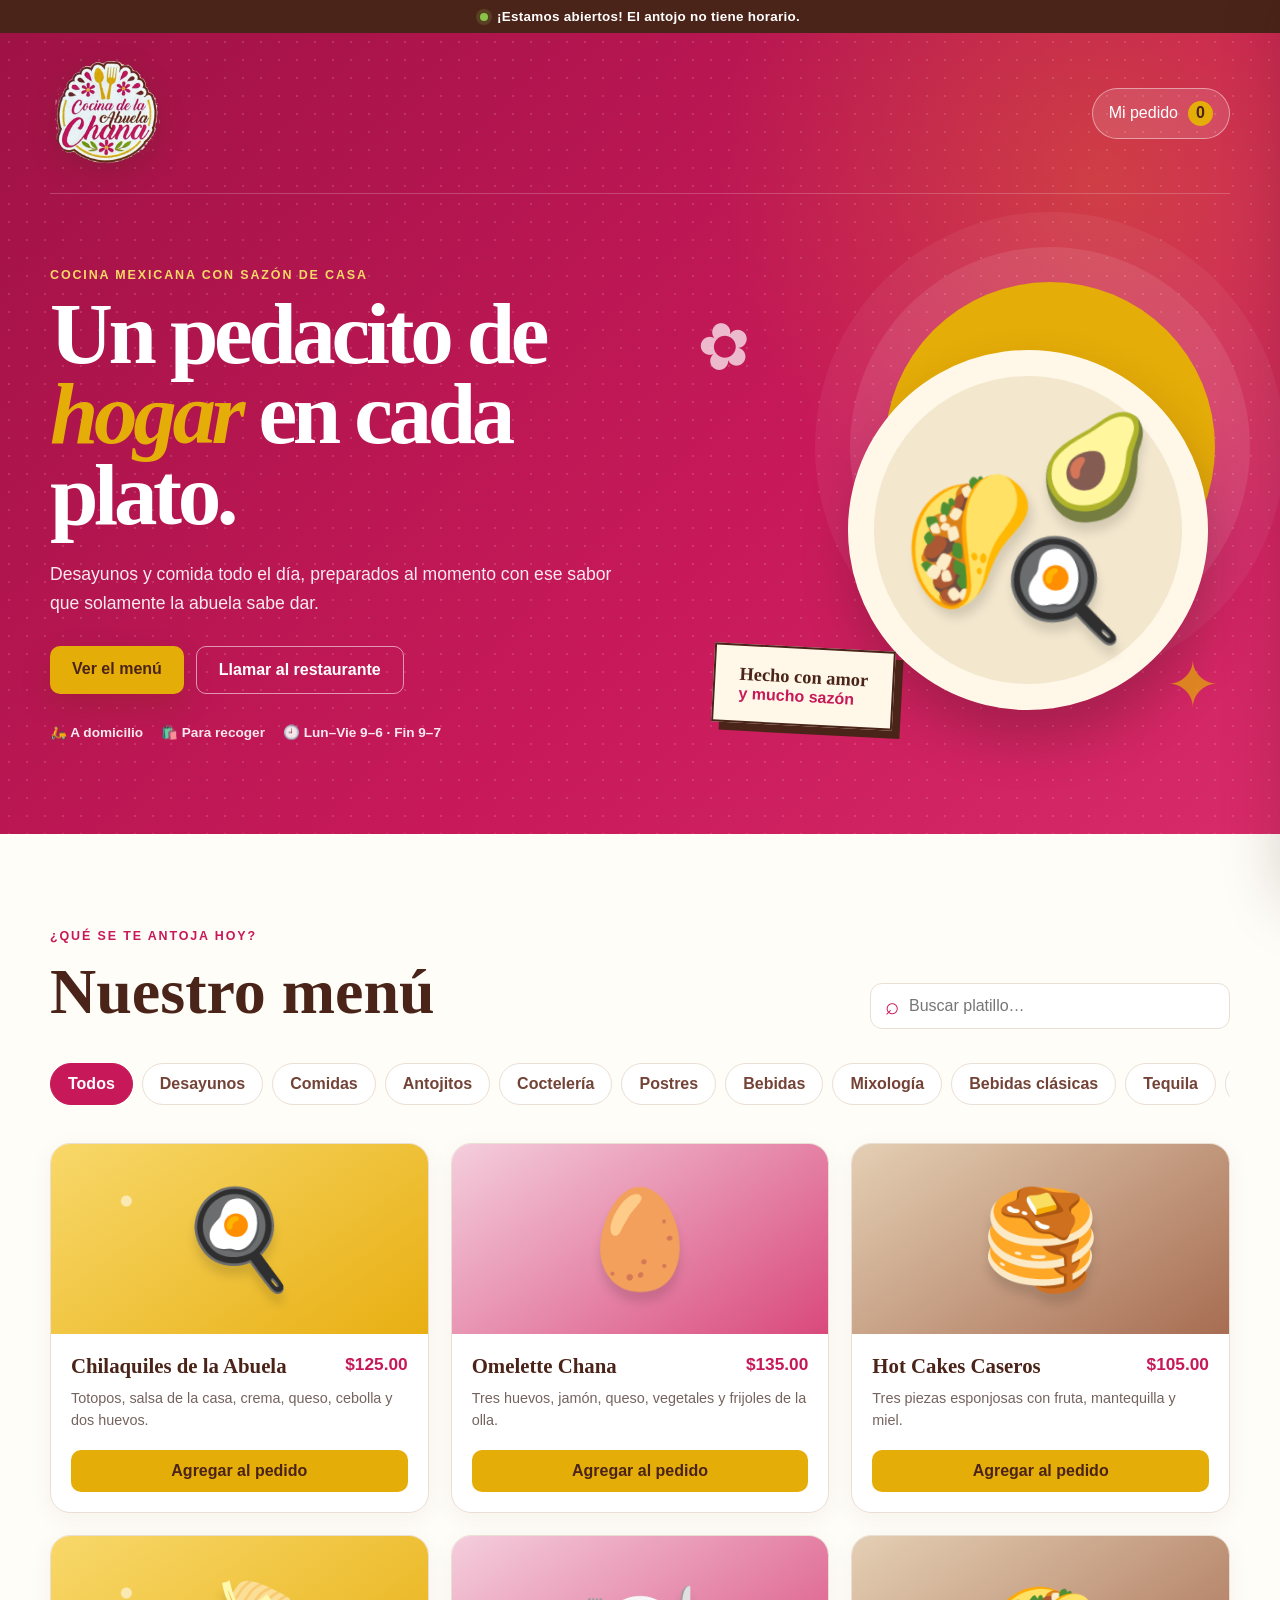
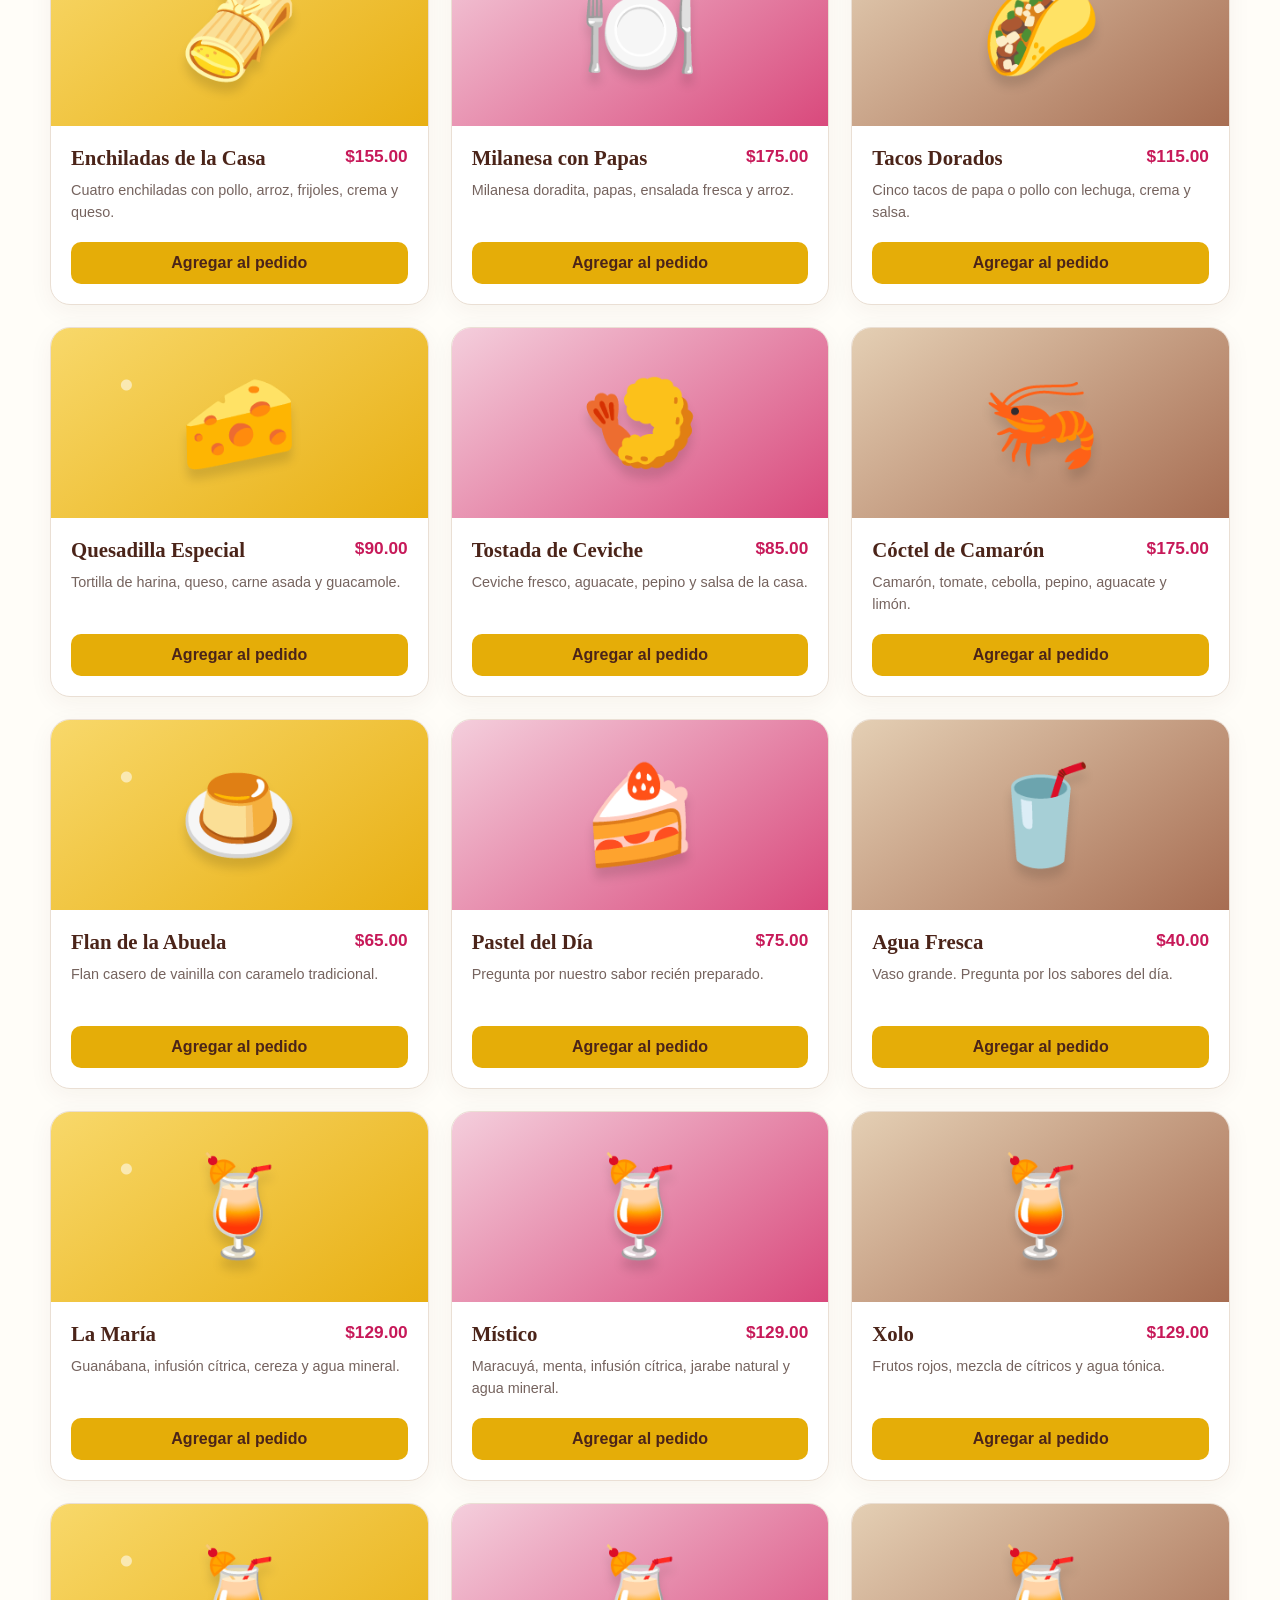
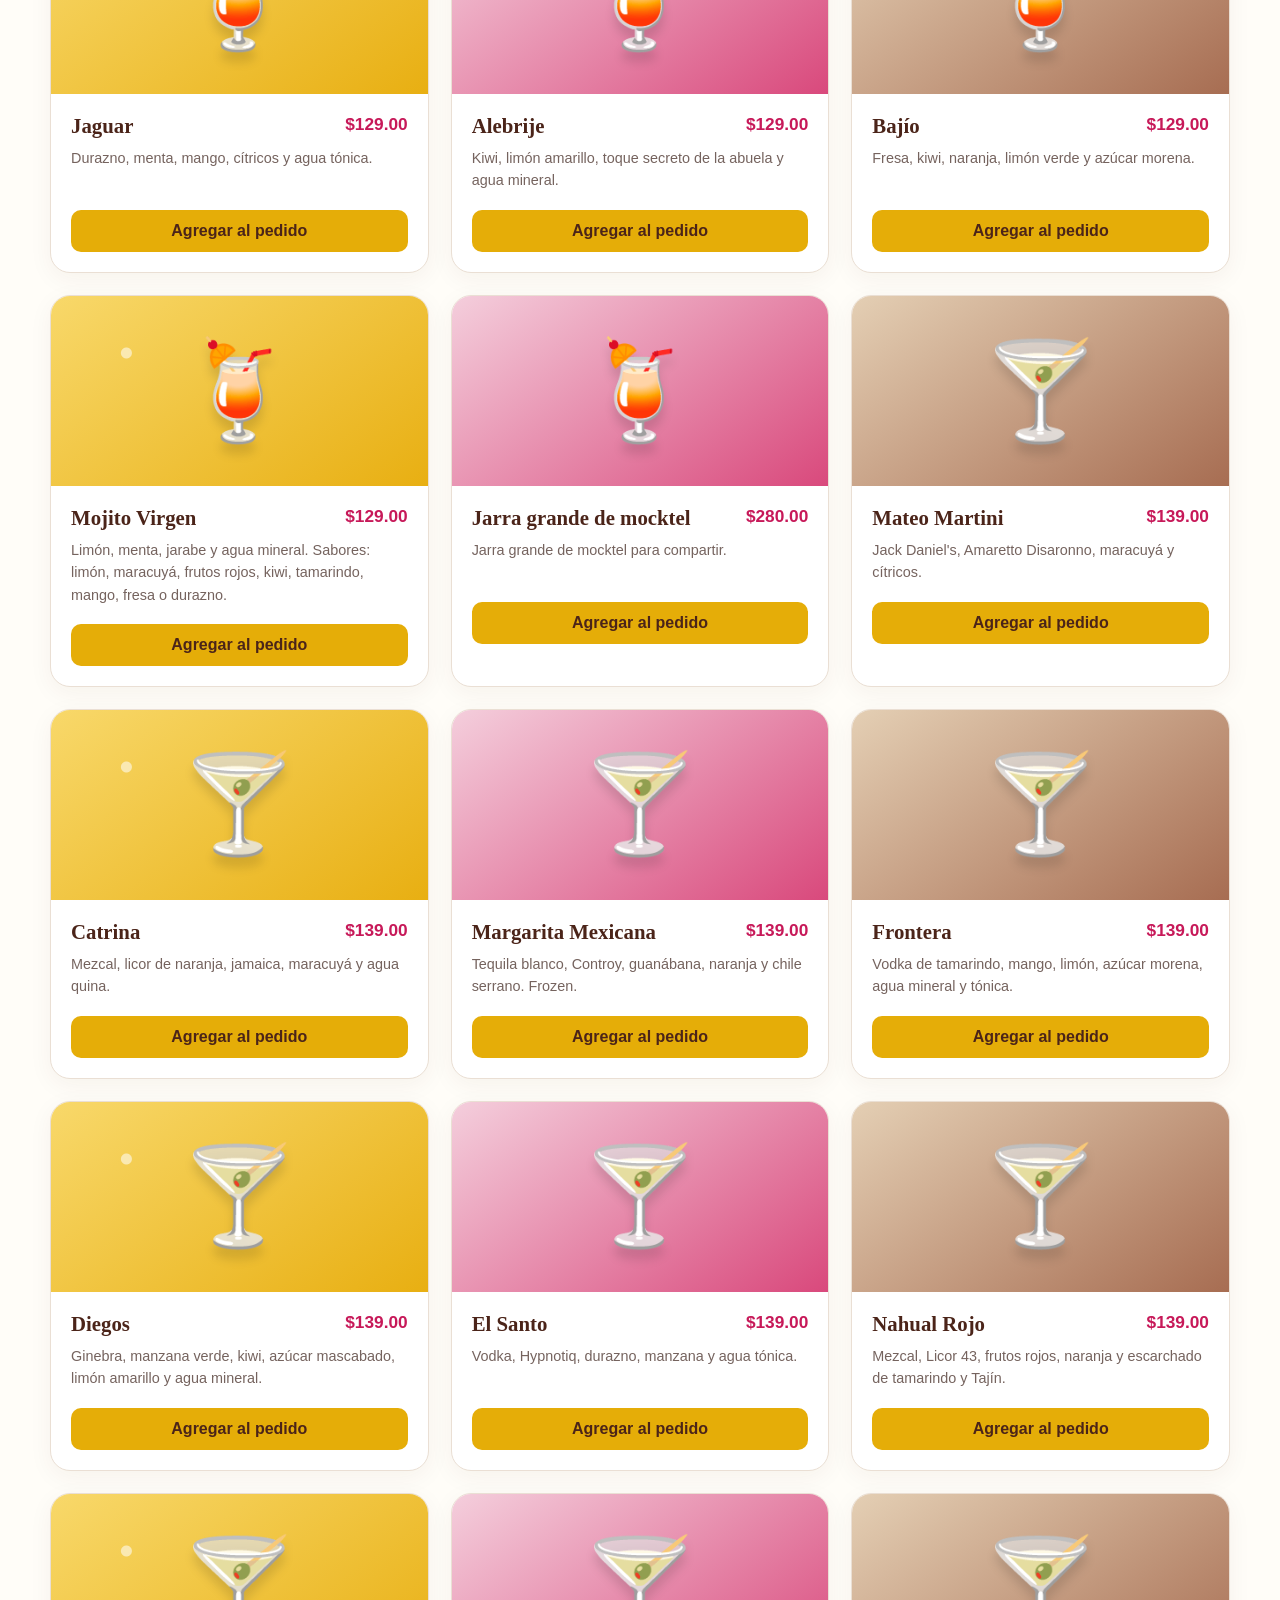
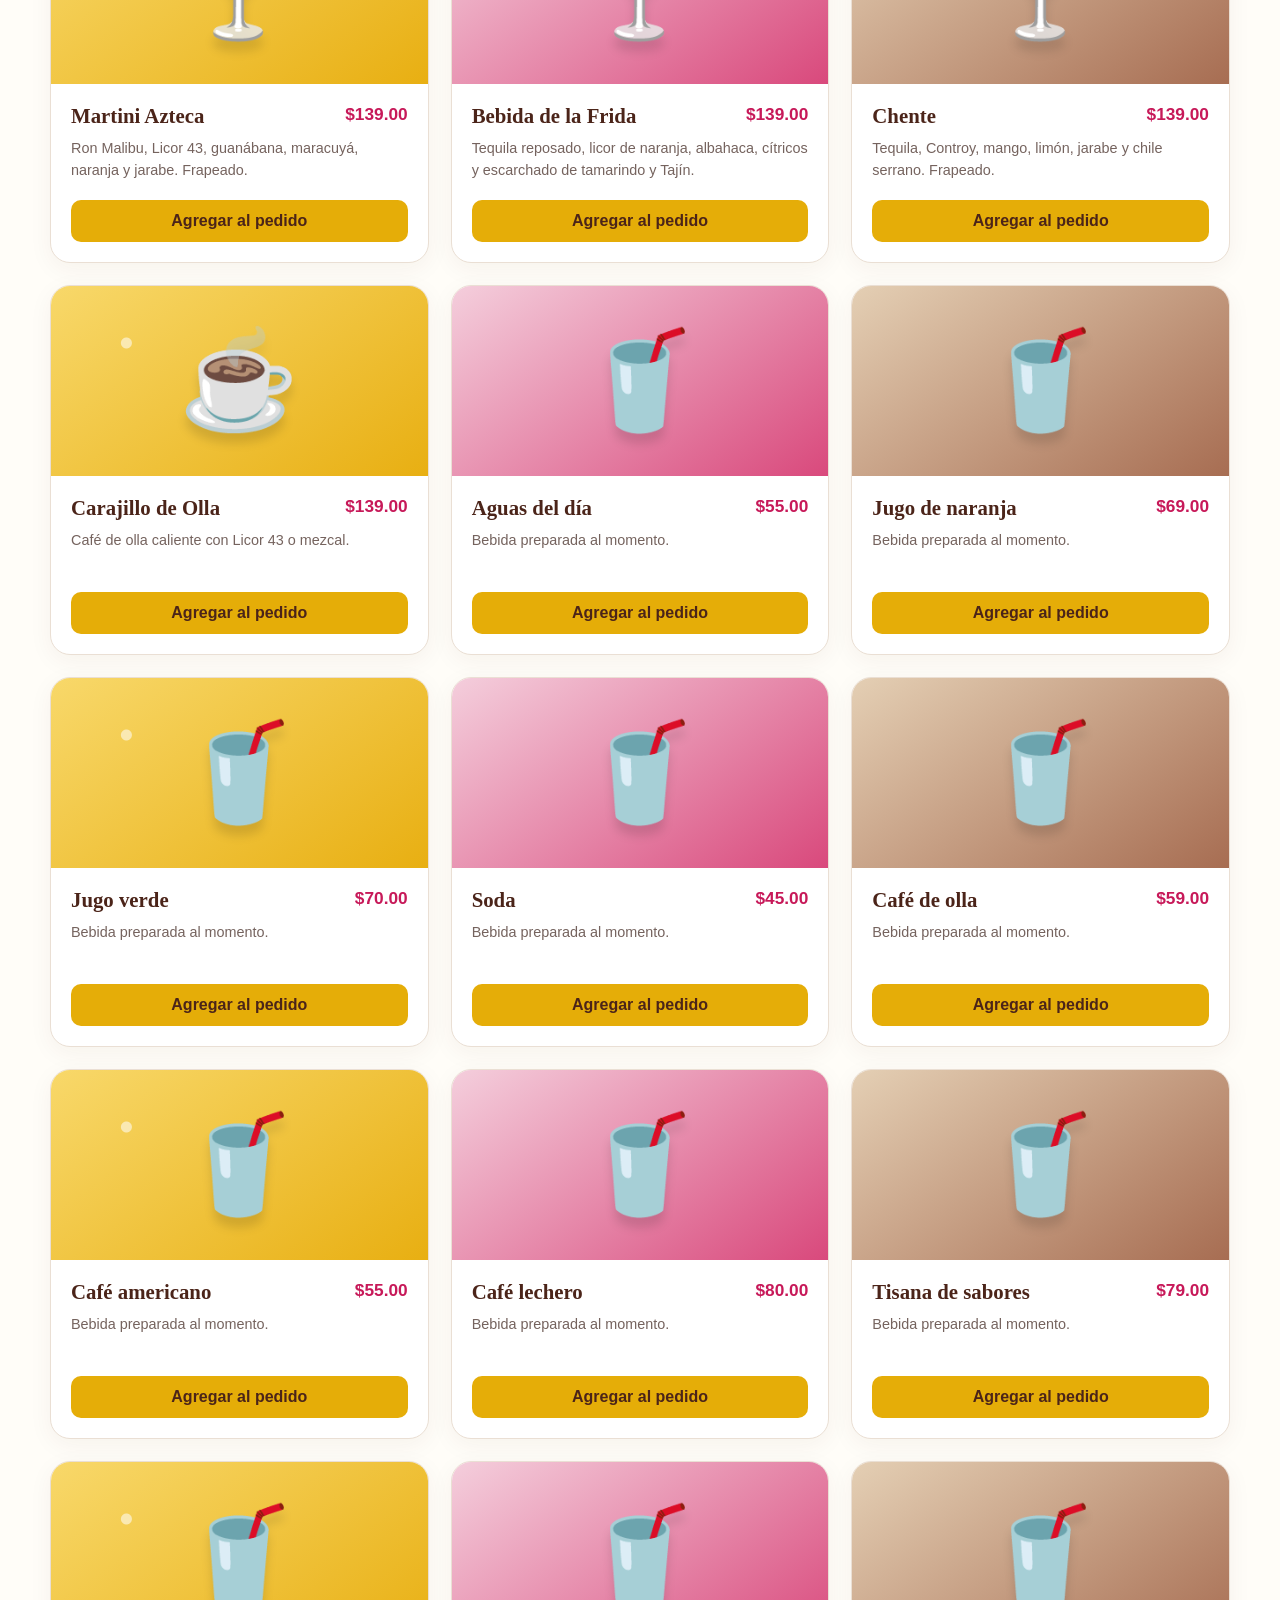
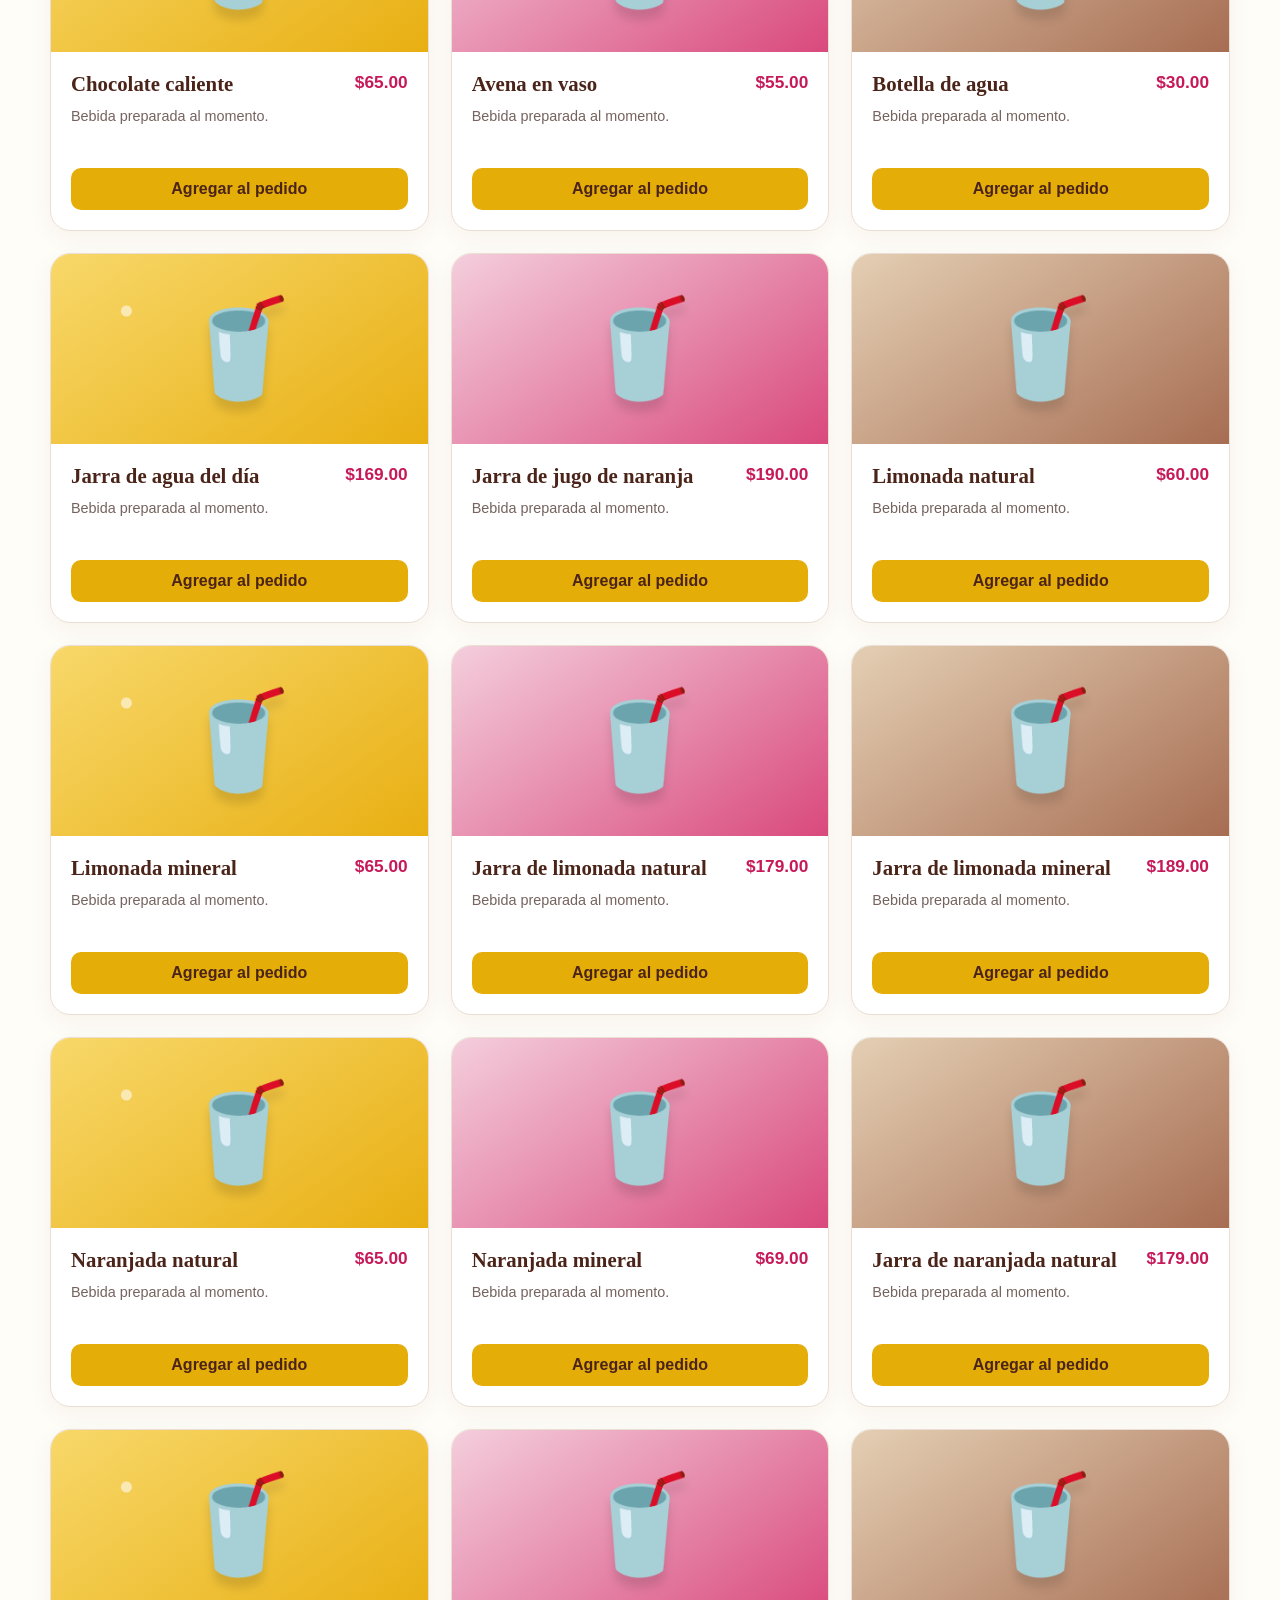
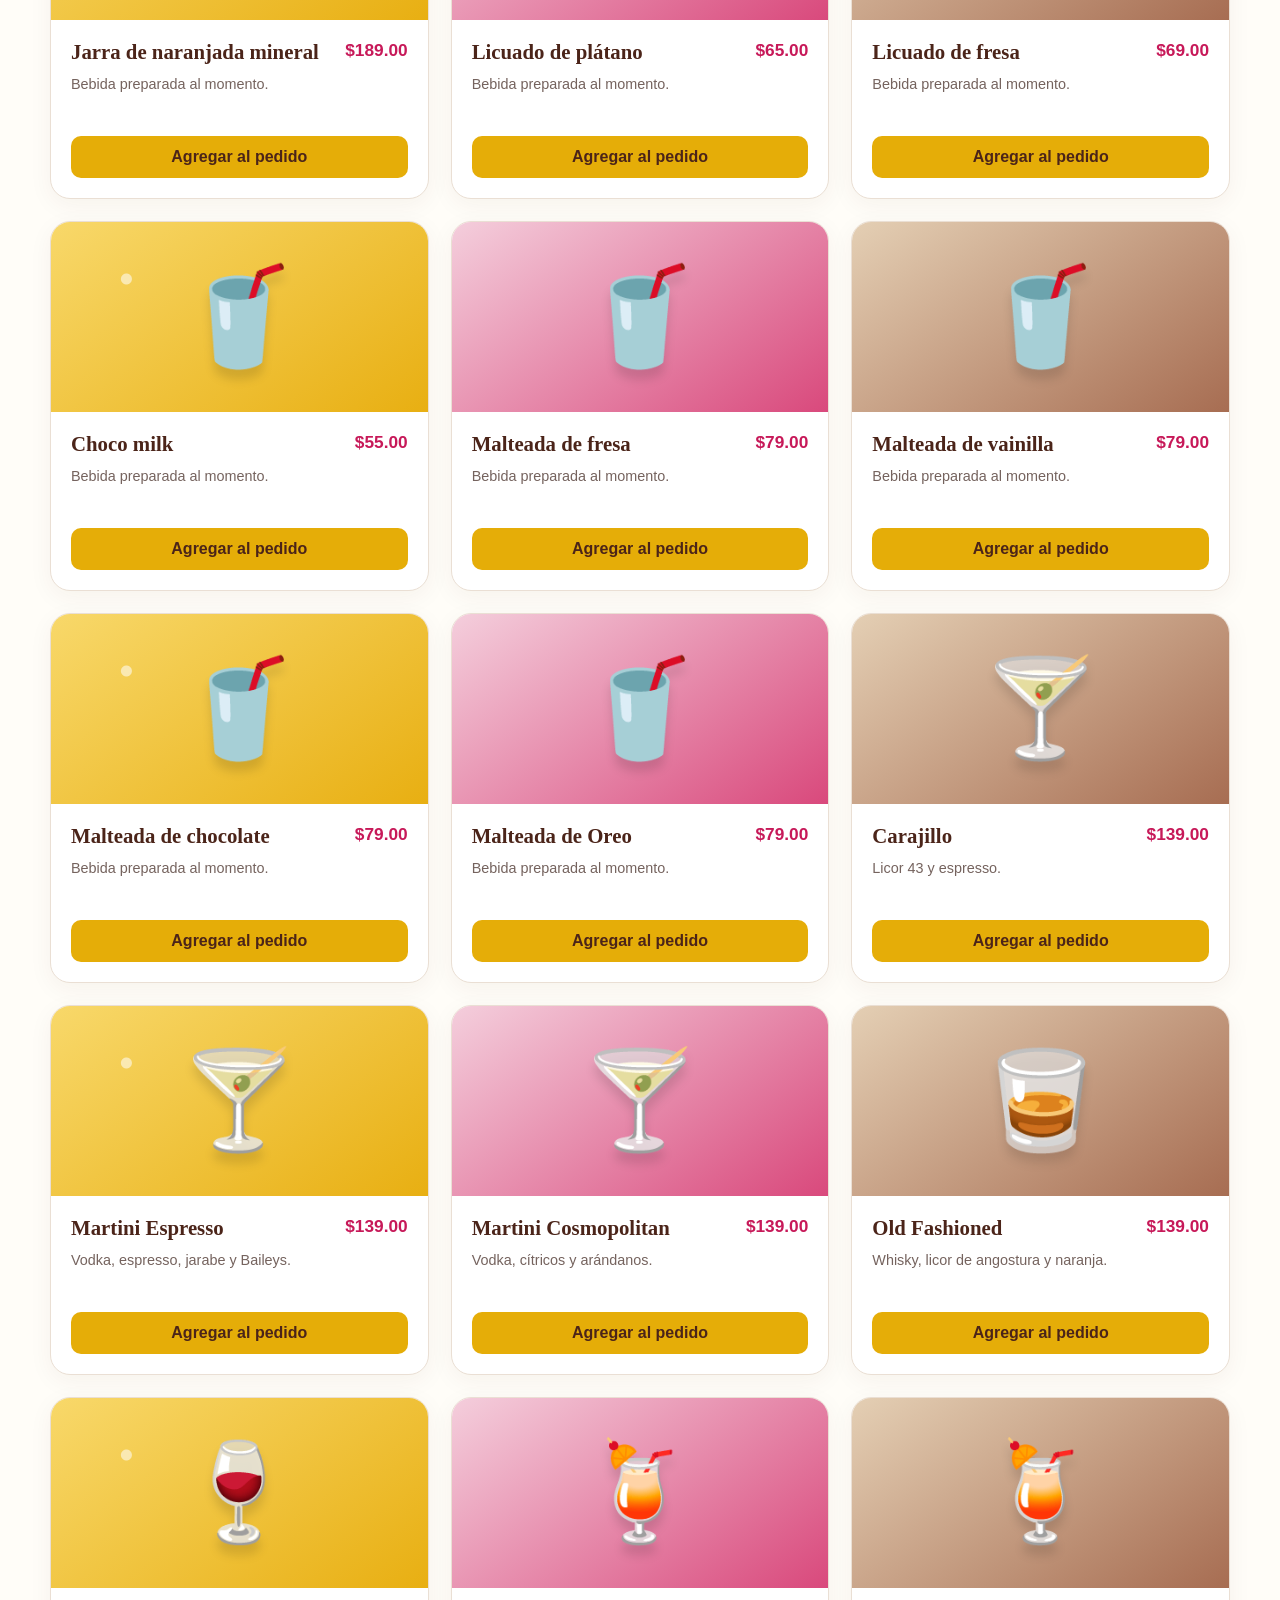
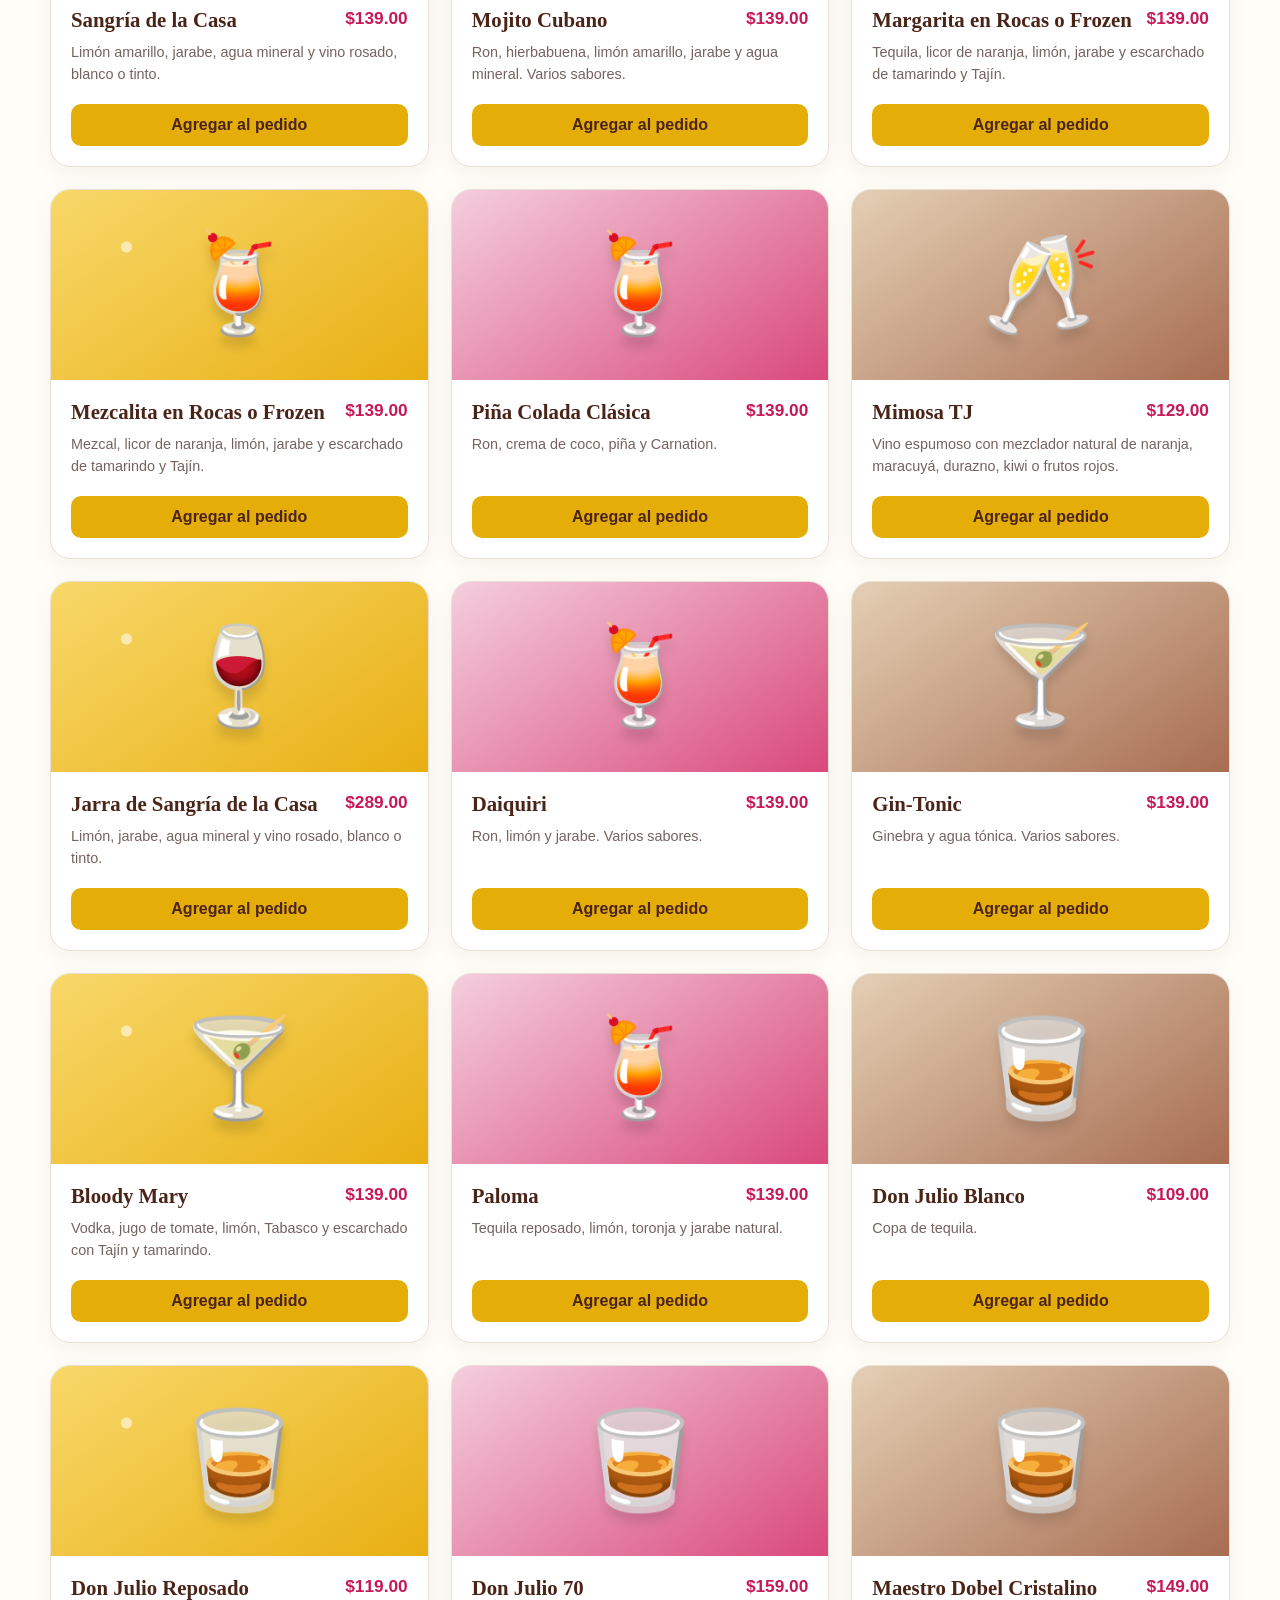
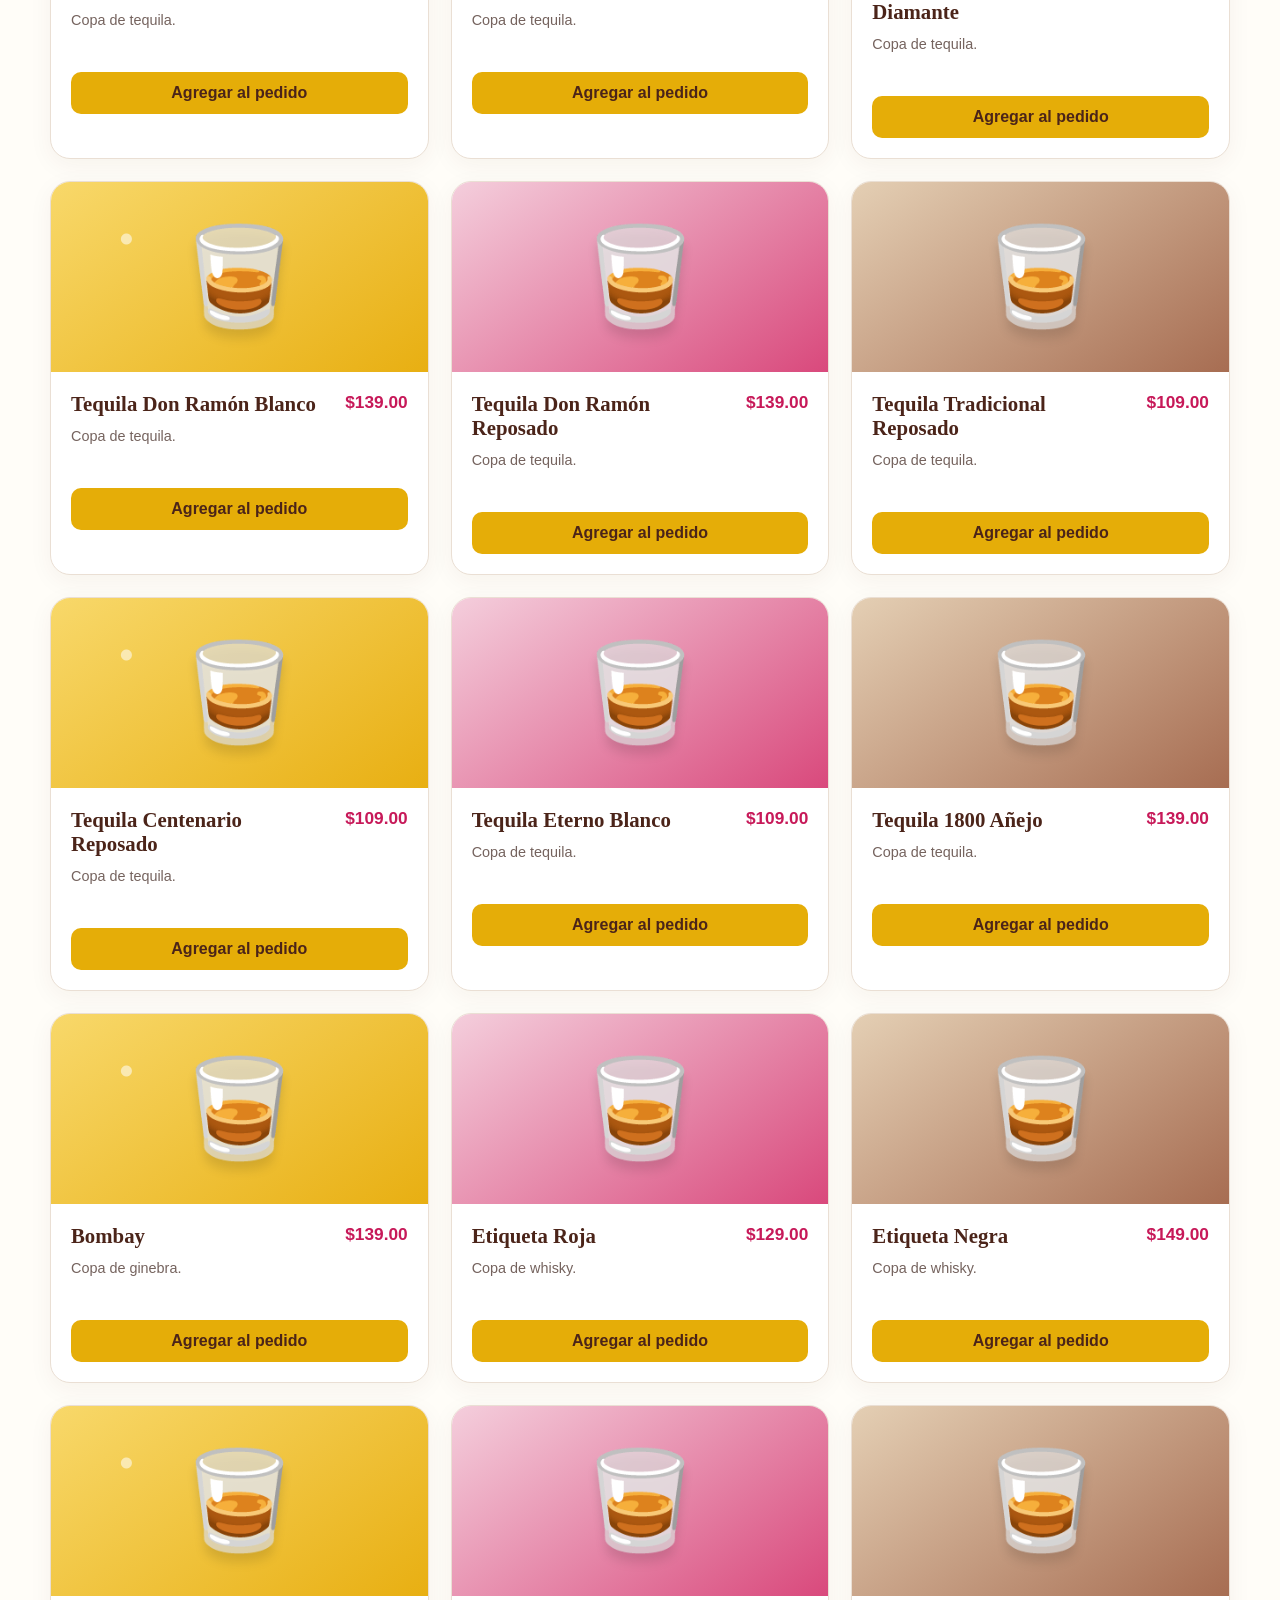
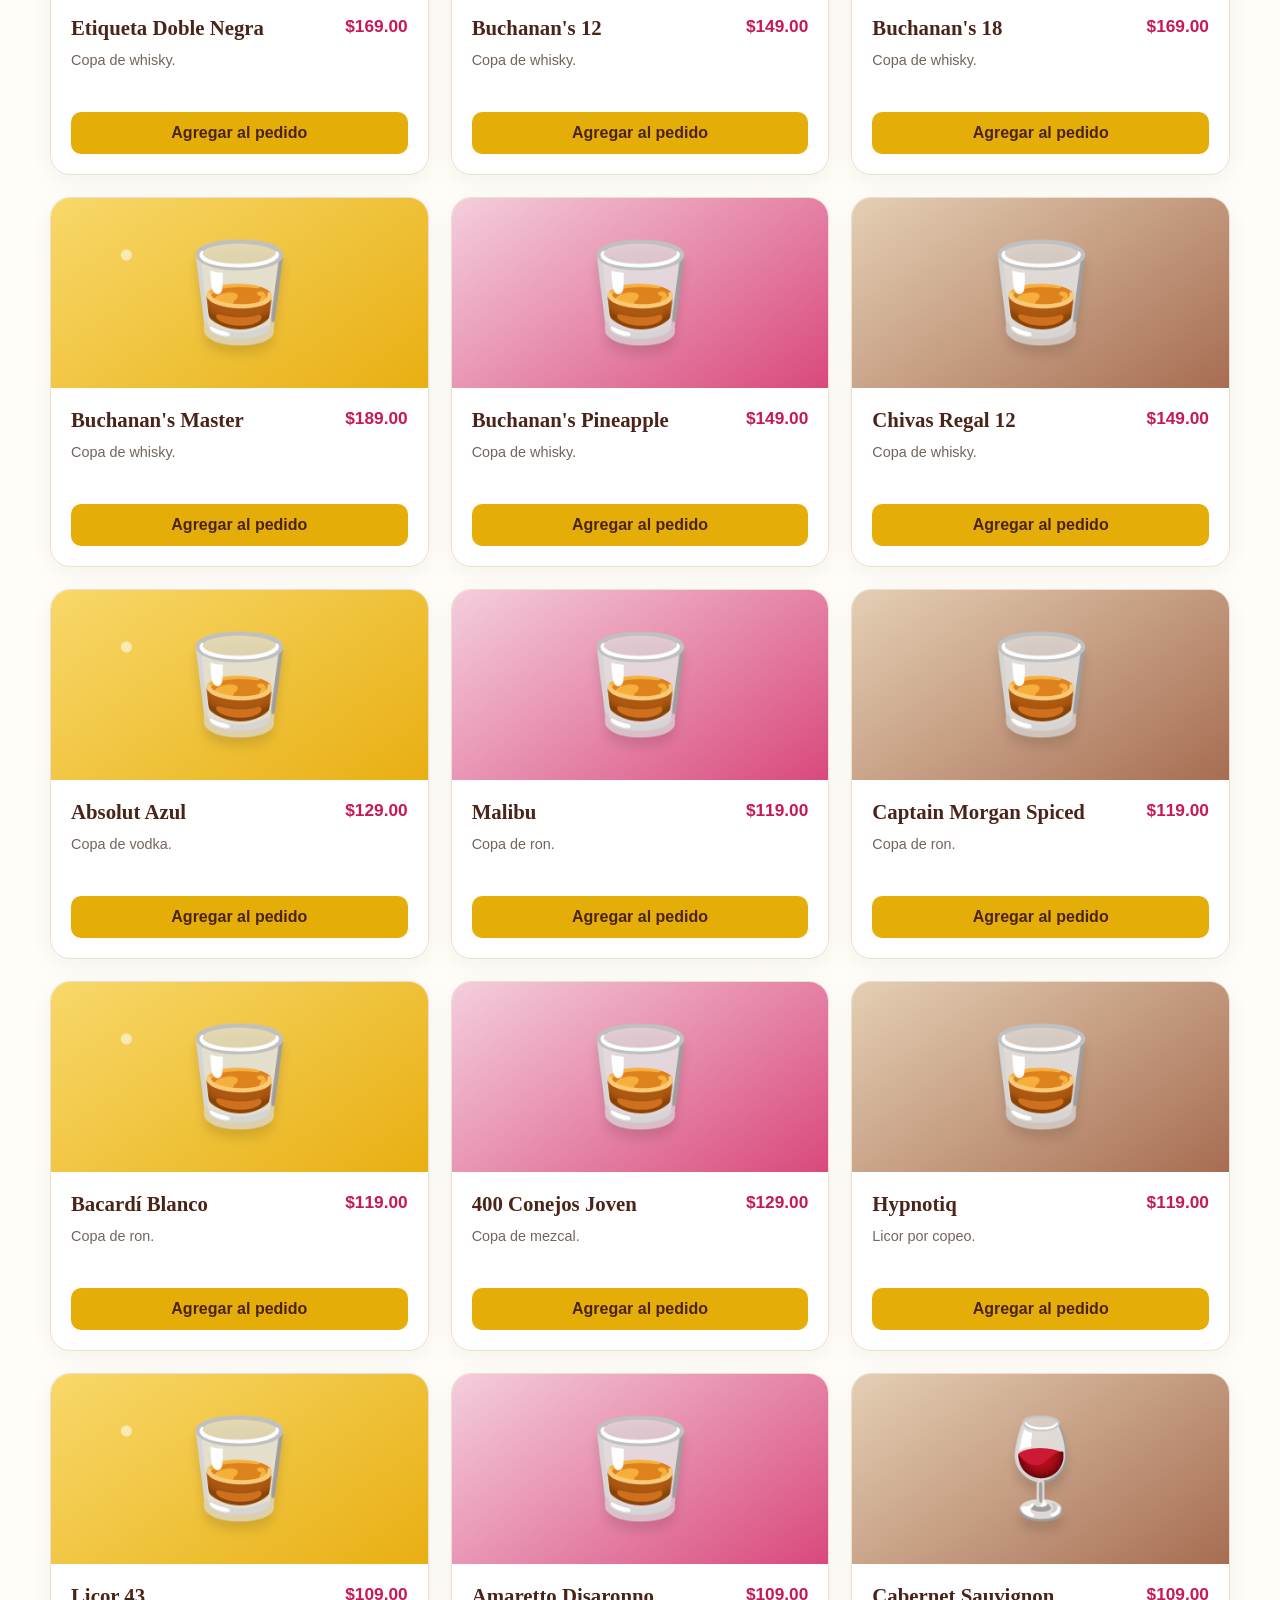
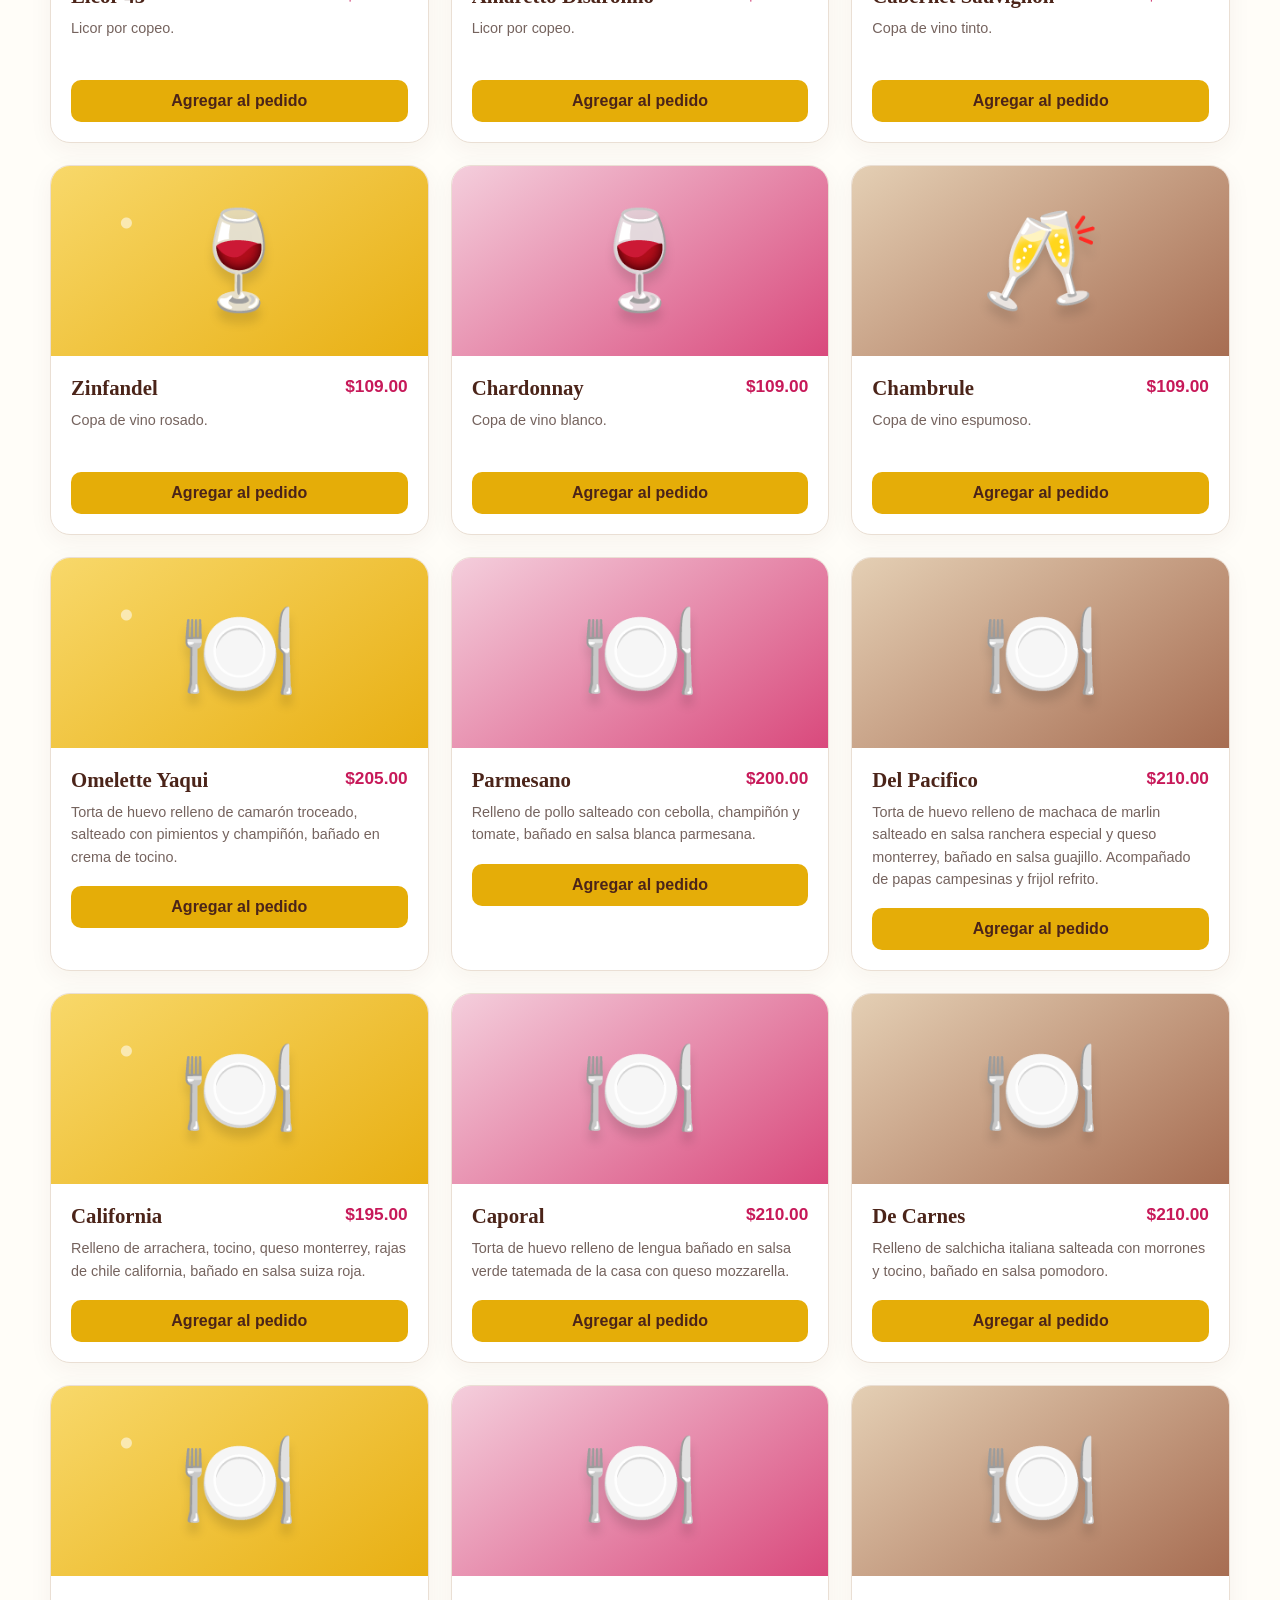
<file: index.html>
<!doctype html>
<html lang="es">
  <head>
    <meta charset="UTF-8" />
    <meta name="viewport" content="width=device-width, initial-scale=1.0" />
    <meta name="theme-color" content="#c71959" />
    <meta
      http-equiv="Content-Security-Policy"
      content="default-src 'self'; script-src 'self'; style-src 'self' https://fonts.googleapis.com; font-src https://fonts.gstatic.com; img-src 'self' data:; connect-src 'self'; object-src 'none'; base-uri 'self'; form-action 'self'; upgrade-insecure-requests"
    />
    <meta name="referrer" content="strict-origin-when-cross-origin" />
    <meta
      name="description"
      content="Menú digital de Cocina de la Abuela Chana. Desayunos, comidas, antojitos, coctelería y postres."
    />
    <title>Cocina de la Abuela Chana | Menú</title>
    <link rel="preconnect" href="https://fonts.googleapis.com" />
    <link rel="preconnect" href="https://fonts.gstatic.com" crossorigin />
    <link
      href="https://fonts.googleapis.com/css2?family=DM+Sans:wght@400;500;600;700;800&family=Fraunces:opsz,wght@9..144,700;9..144,900&display=swap"
      rel="stylesheet"
    />
    <link rel="stylesheet" href="./styles.css" />
  </head>
  <body>
    <div class="announcement">
      <span class="status-dot"></span>
      ¡Estamos abiertos! El antojo no tiene horario.
    </div>

    <header class="hero">
      <nav class="topbar shell" aria-label="Navegación principal">
        <a class="brand" href="#inicio" aria-label="Cocina de la Abuela Chana, ir al inicio">
          <img
            class="brand-logo"
            src="./assets/logo-chana.png"
            alt="Cocina de la Abuela Chana"
            width="120"
            height="120"
          />
        </a>
        <button class="cart-button" id="open-cart" type="button" aria-label="Abrir pedido">
          <span>Mi pedido</span>
          <b id="cart-count">0</b>
        </button>
      </nav>

      <section class="hero-content shell" id="inicio">
        <div class="hero-copy">
          <p class="eyebrow">Cocina mexicana con sazón de casa</p>
          <h1>Un pedacito de <span>hogar</span> en cada plato.</h1>
          <p class="hero-text">
            Desayunos y comida todo el día, preparados al momento con ese sabor
            que solamente la abuela sabe dar.
          </p>
          <div class="hero-actions">
            <a class="button primary" href="#menu">Ver el menú</a>
            <a class="button secondary" href="tel:+526642352838">Llamar al restaurante</a>
          </div>
          <div class="service-chips">
            <span>🛵 A domicilio</span>
            <span>🛍️ Para recoger</span>
            <span>🕘 Lun–Vie 9–6 · Fin 9–7</span>
          </div>
        </div>

        <div class="hero-art" aria-label="Ilustración de platillo mexicano">
          <div class="sun"></div>
          <div class="plate">
            <span class="food food-one">🌮</span>
            <span class="food food-two">🥑</span>
            <span class="food food-three">🍳</span>
          </div>
          <span class="decor flower-one">✿</span>
          <span class="decor flower-two">✦</span>
          <div class="sazon-card">
            <b>Hecho con amor</b>
            <span>y mucho sazón</span>
          </div>
        </div>
      </section>
    </header>

    <main>
      <section class="menu-section shell" id="menu">
        <div class="section-heading">
          <div>
            <p class="eyebrow">¿Qué se te antoja hoy?</p>
            <h2>Nuestro menú</h2>
          </div>
          <label class="search">
            <span>⌕</span>
            <input id="search-input" type="search" placeholder="Buscar platillo…" />
          </label>
        </div>

        <div class="categories" id="categories" aria-label="Categorías del menú"></div>
        <div class="product-grid" id="product-grid"></div>
        <p class="empty-results" id="empty-results" hidden>
          No encontramos ese antojo. Prueba con otra búsqueda.
        </p>
      </section>

      <section class="promise">
        <div class="shell promise-grid">
          <div>
            <p class="eyebrow light">Nuestra promesa</p>
            <h2>Recetas que reúnen a la familia.</h2>
          </div>
          <div class="promise-items">
            <article><span>01</span><b>Ingredientes frescos</b><p>Seleccionados cada mañana.</p></article>
            <article><span>02</span><b>Sazón tradicional</b><p>Recetas de nuestra cocina familiar.</p></article>
            <article><span>03</span><b>Preparado al momento</b><p>Como debe servirse la buena comida.</p></article>
          </div>
        </div>
      </section>
    </main>

    <footer>
      <div class="shell footer-grid">
        <div>
          <strong>Cocina de la Abuela Chana</strong>
          <p>Desayunos, comidas y antojitos con sabor a hogar.</p>
        </div>
        <div>
          <b>Sucursal Sendero</b>
          <p>Tijuana, Baja California</p>
          <a href="tel:+526642352838">(664) 235-2838</a>
        </div>
      </div>
    </footer>

    <button class="floating-cart" id="floating-cart" type="button" aria-label="Ver pedido">
      <span>🛍️</span>
      <span><b id="floating-count">0</b> productos</span>
      <strong id="floating-total">$0.00</strong>
    </button>

    <div class="drawer-backdrop" id="drawer-backdrop" hidden></div>
    <aside class="cart-drawer" id="cart-drawer" aria-labelledby="cart-title" aria-hidden="true">
      <div class="drawer-header">
        <div>
          <p class="eyebrow">Casi listo</p>
          <h2 id="cart-title">Tu pedido</h2>
        </div>
        <button class="icon-button" id="close-cart" type="button" aria-label="Cerrar pedido">×</button>
      </div>

      <div class="cart-items" id="cart-items"></div>
      <div class="cart-empty" id="cart-empty">
        <span>🍽️</span>
        <b>Tu pedido está vacío</b>
        <p>Agrega uno de nuestros platillos para comenzar.</p>
      </div>

      <form class="order-form" id="order-form">
        <h3>Datos para tu pedido</h3>
        <label>
          Nombre completo *
          <input id="customer-name" required autocomplete="name" placeholder="¿A nombre de quién?" />
        </label>

        <fieldset>
          <legend>Método de entrega *</legend>
          <div class="choice-grid">
            <label><input type="radio" name="delivery" value="A domicilio" checked /> A domicilio</label>
            <label><input type="radio" name="delivery" value="Para recoger" /> Para recoger</label>
          </div>
        </fieldset>

        <label id="address-field">
          Dirección *
          <textarea id="customer-address" rows="2" placeholder="Calle, número, colonia y referencias"></textarea>
        </label>

        <label>
          Método de pago *
          <select id="payment-method">
            <option>Efectivo</option>
            <option>Transferencia</option>
            <option>Tarjeta al recibir</option>
          </select>
        </label>

        <label id="cash-field">
          ¿Con cuánto vas a pagar? <small>(Opcional)</small>
          <input id="cash-amount" inputmode="decimal" placeholder="Ej. 200, 500" />
        </label>

        <label>
          Notas especiales <small>(Opcional)</small>
          <textarea id="order-notes" rows="2" placeholder="Sin cebolla, salsa aparte…"></textarea>
        </label>

        <div class="totals">
          <span>Subtotal <b id="subtotal">$0.00</b></span>
          <span class="grand-total">Total estimado <b id="grand-total">$0.00</b></span>
        </div>

        <button class="whatsapp-button" type="submit">
          <span>WhatsApp</span>
          Enviar pedido
        </button>
        <p class="form-hint">Se abrirá WhatsApp con el pedido listo para enviar.</p>
      </form>
    </aside>

    <div class="toast" id="toast" role="status" aria-live="polite"></div>
    <script src="./catalog-backup.js"></script>
    <script src="./app.js"></script>
  </body>
</html>
</file>
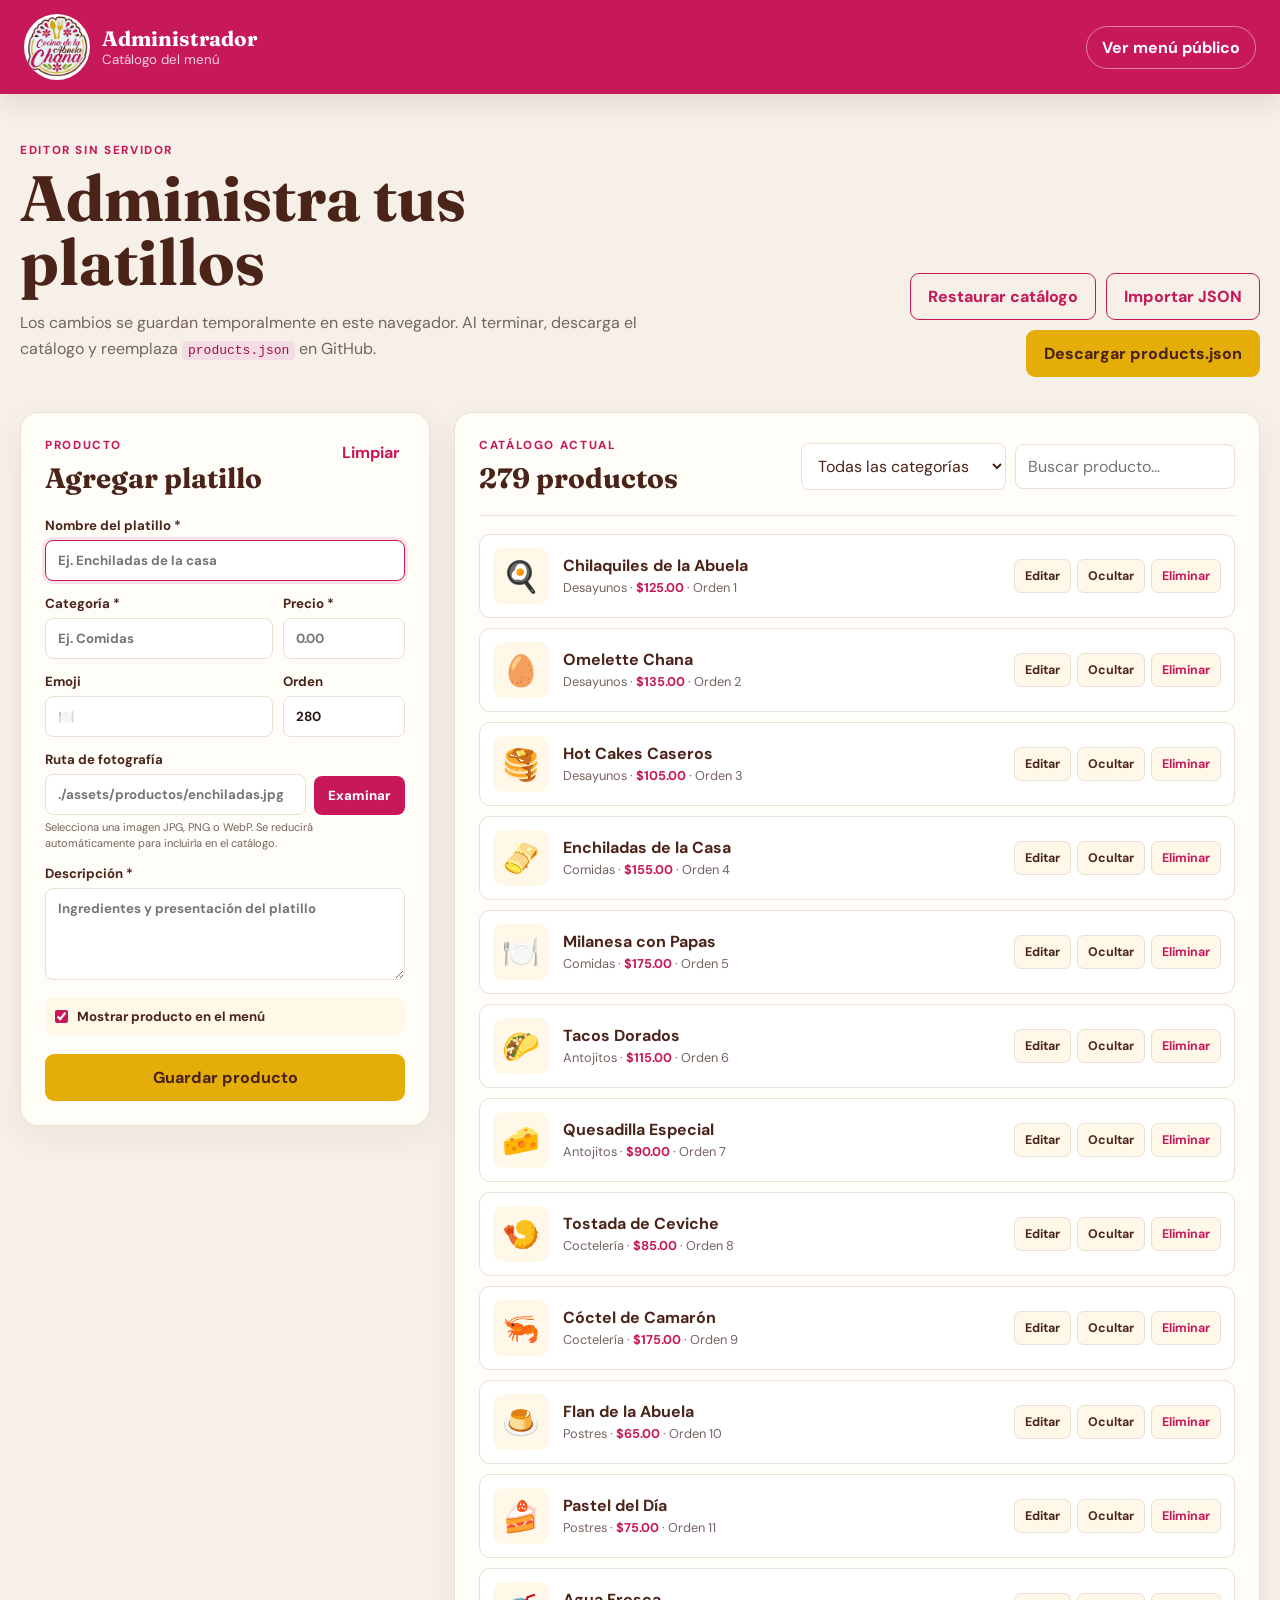
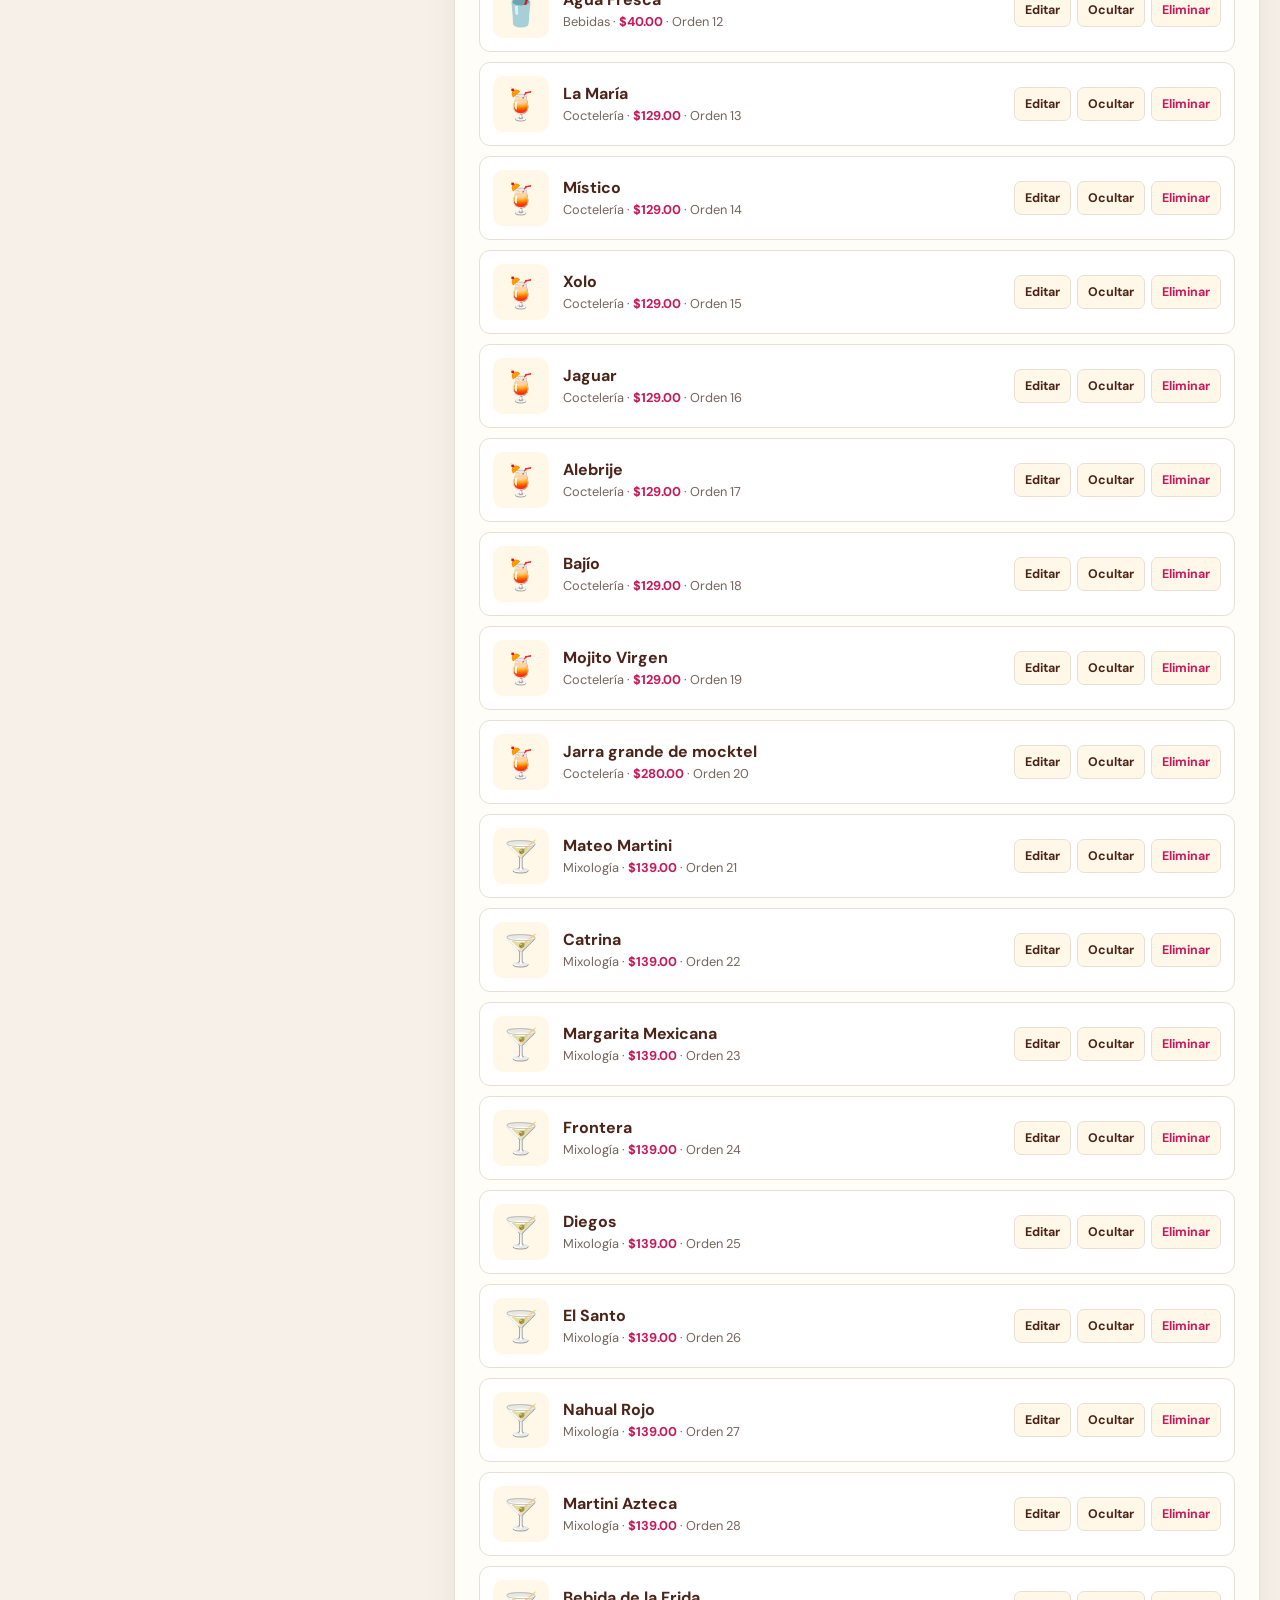
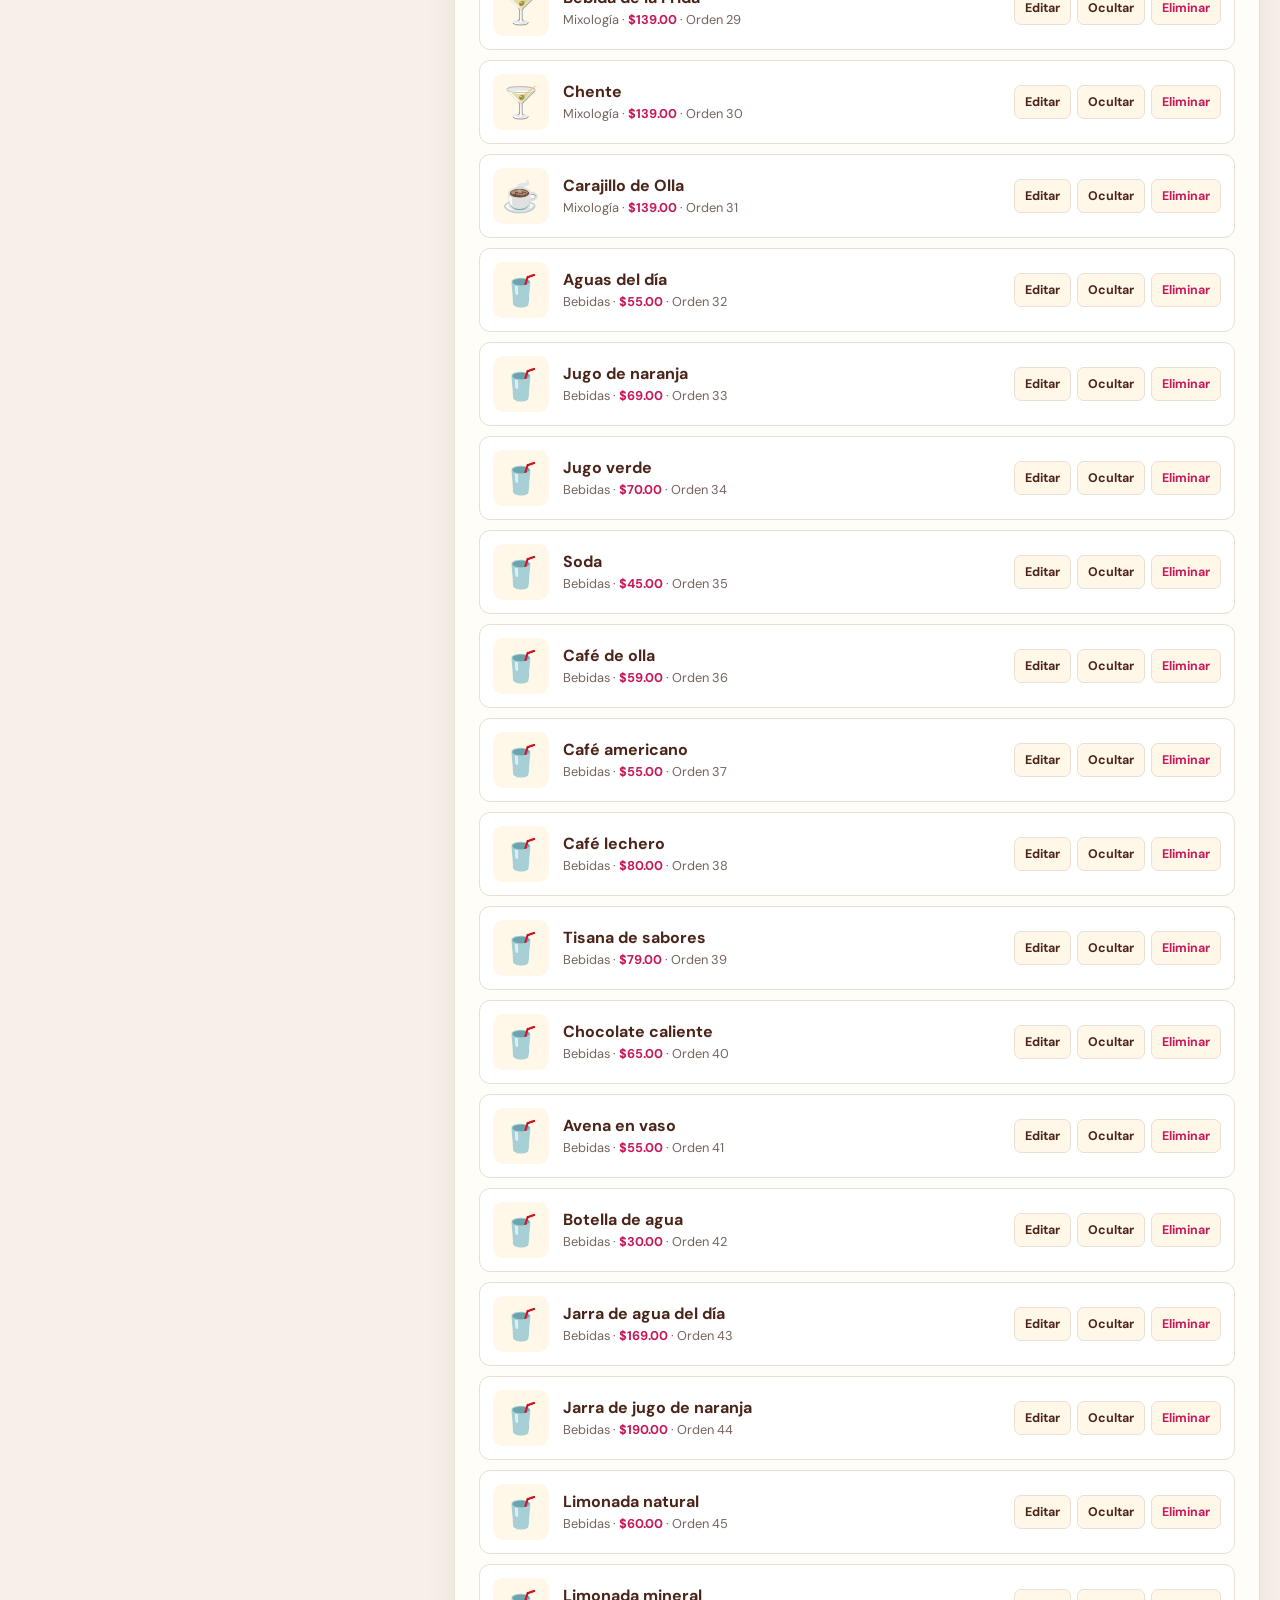
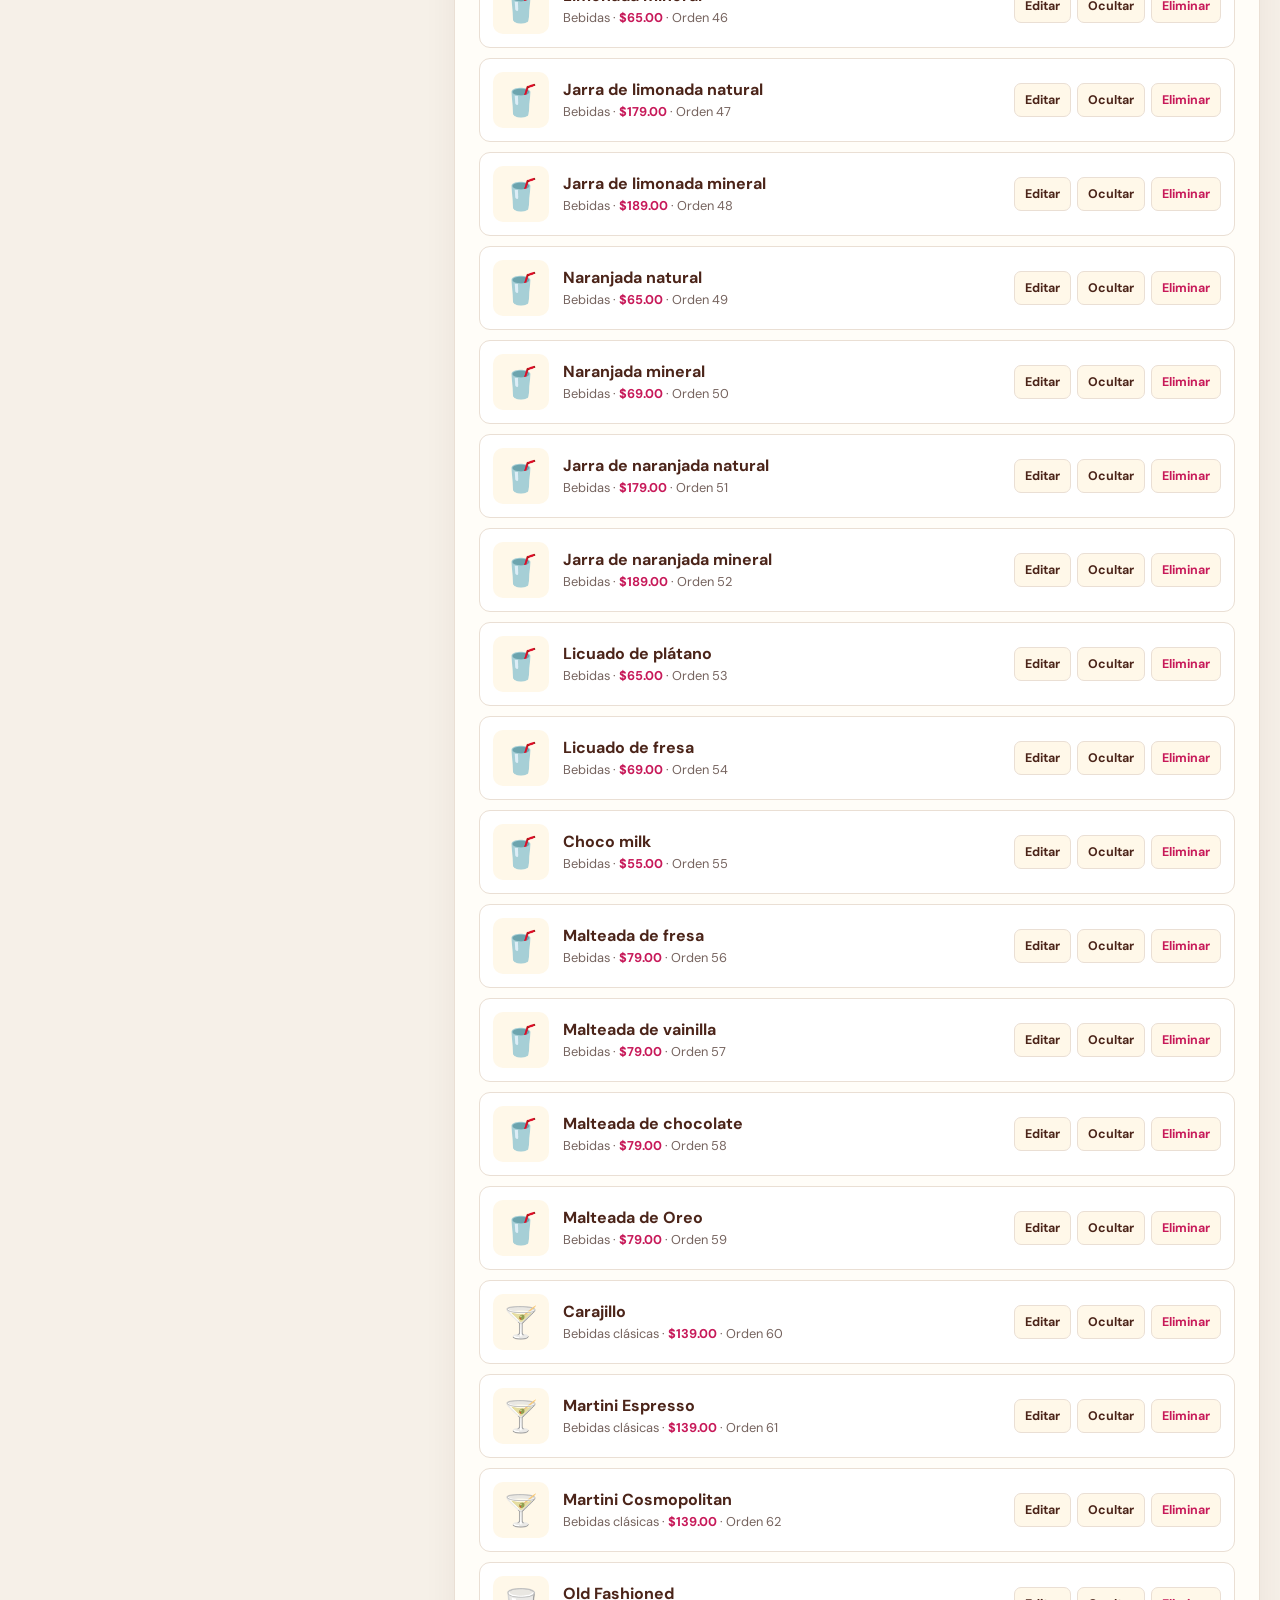
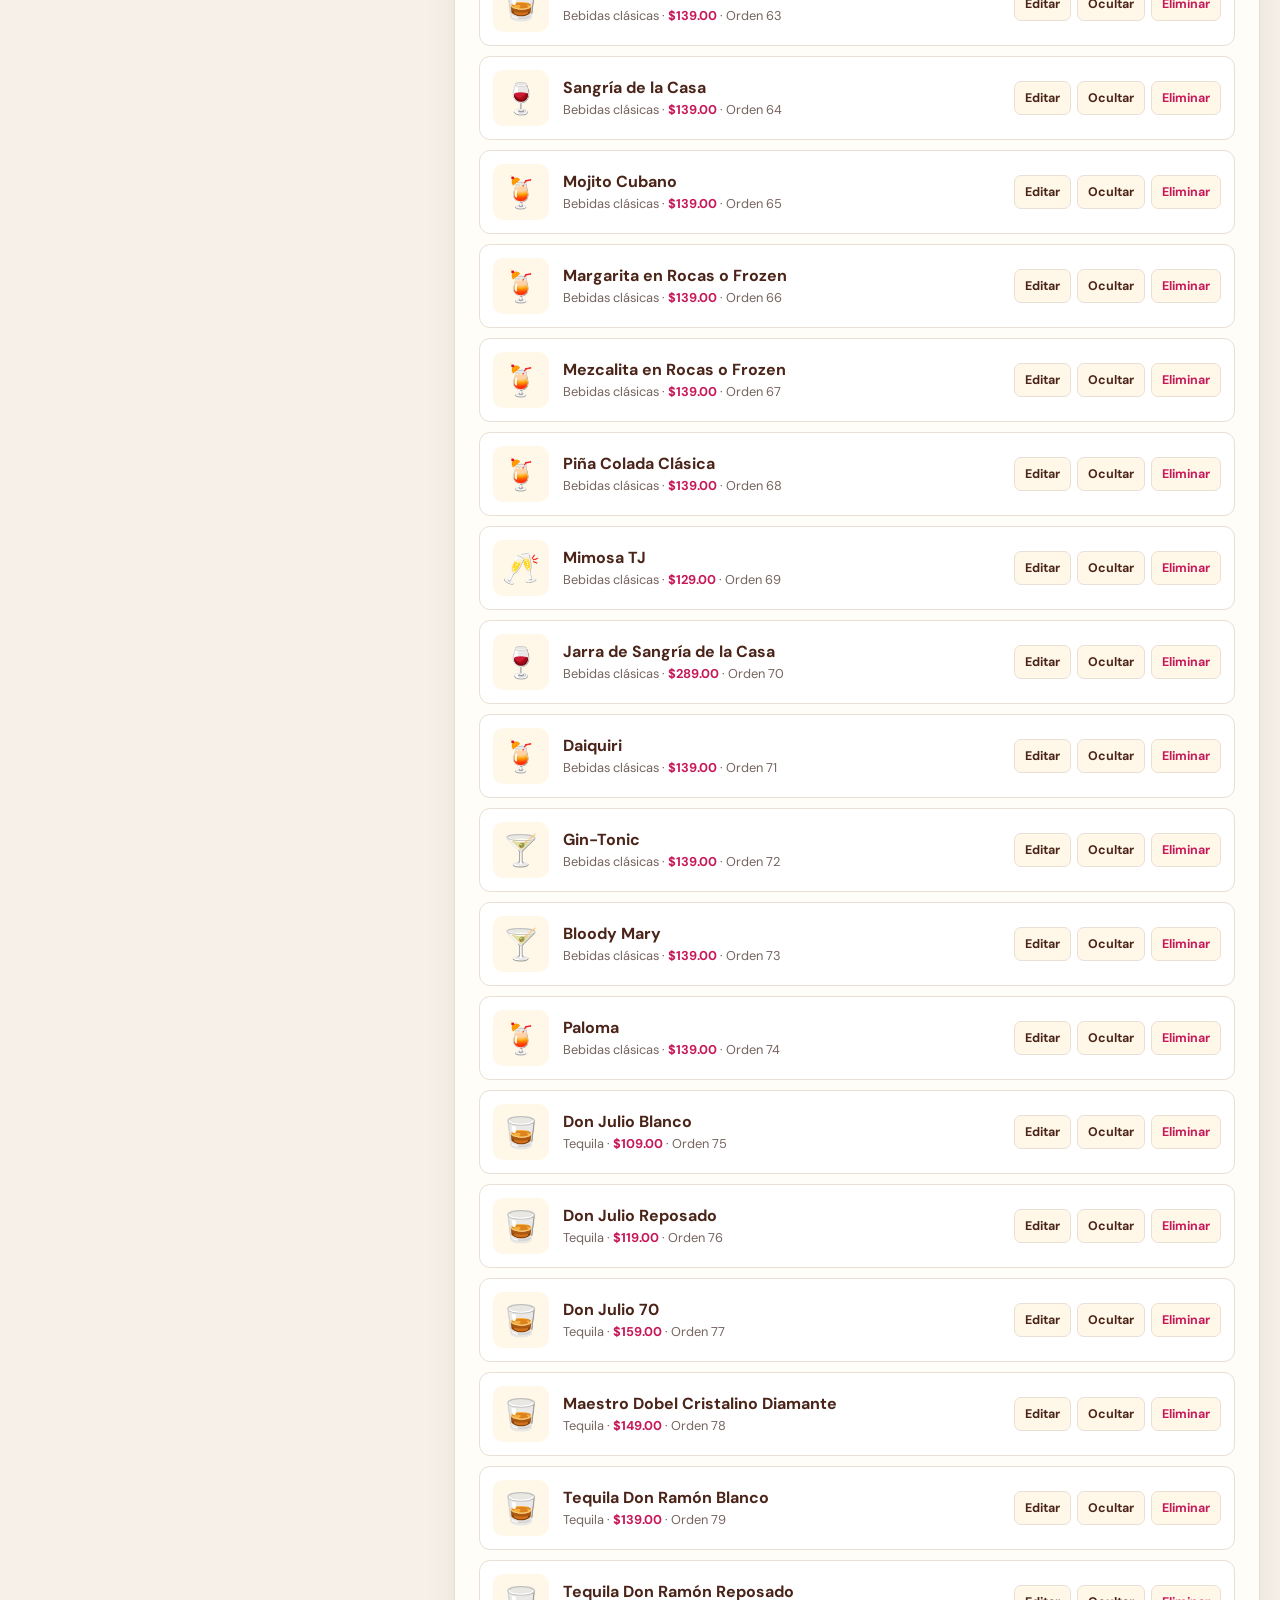
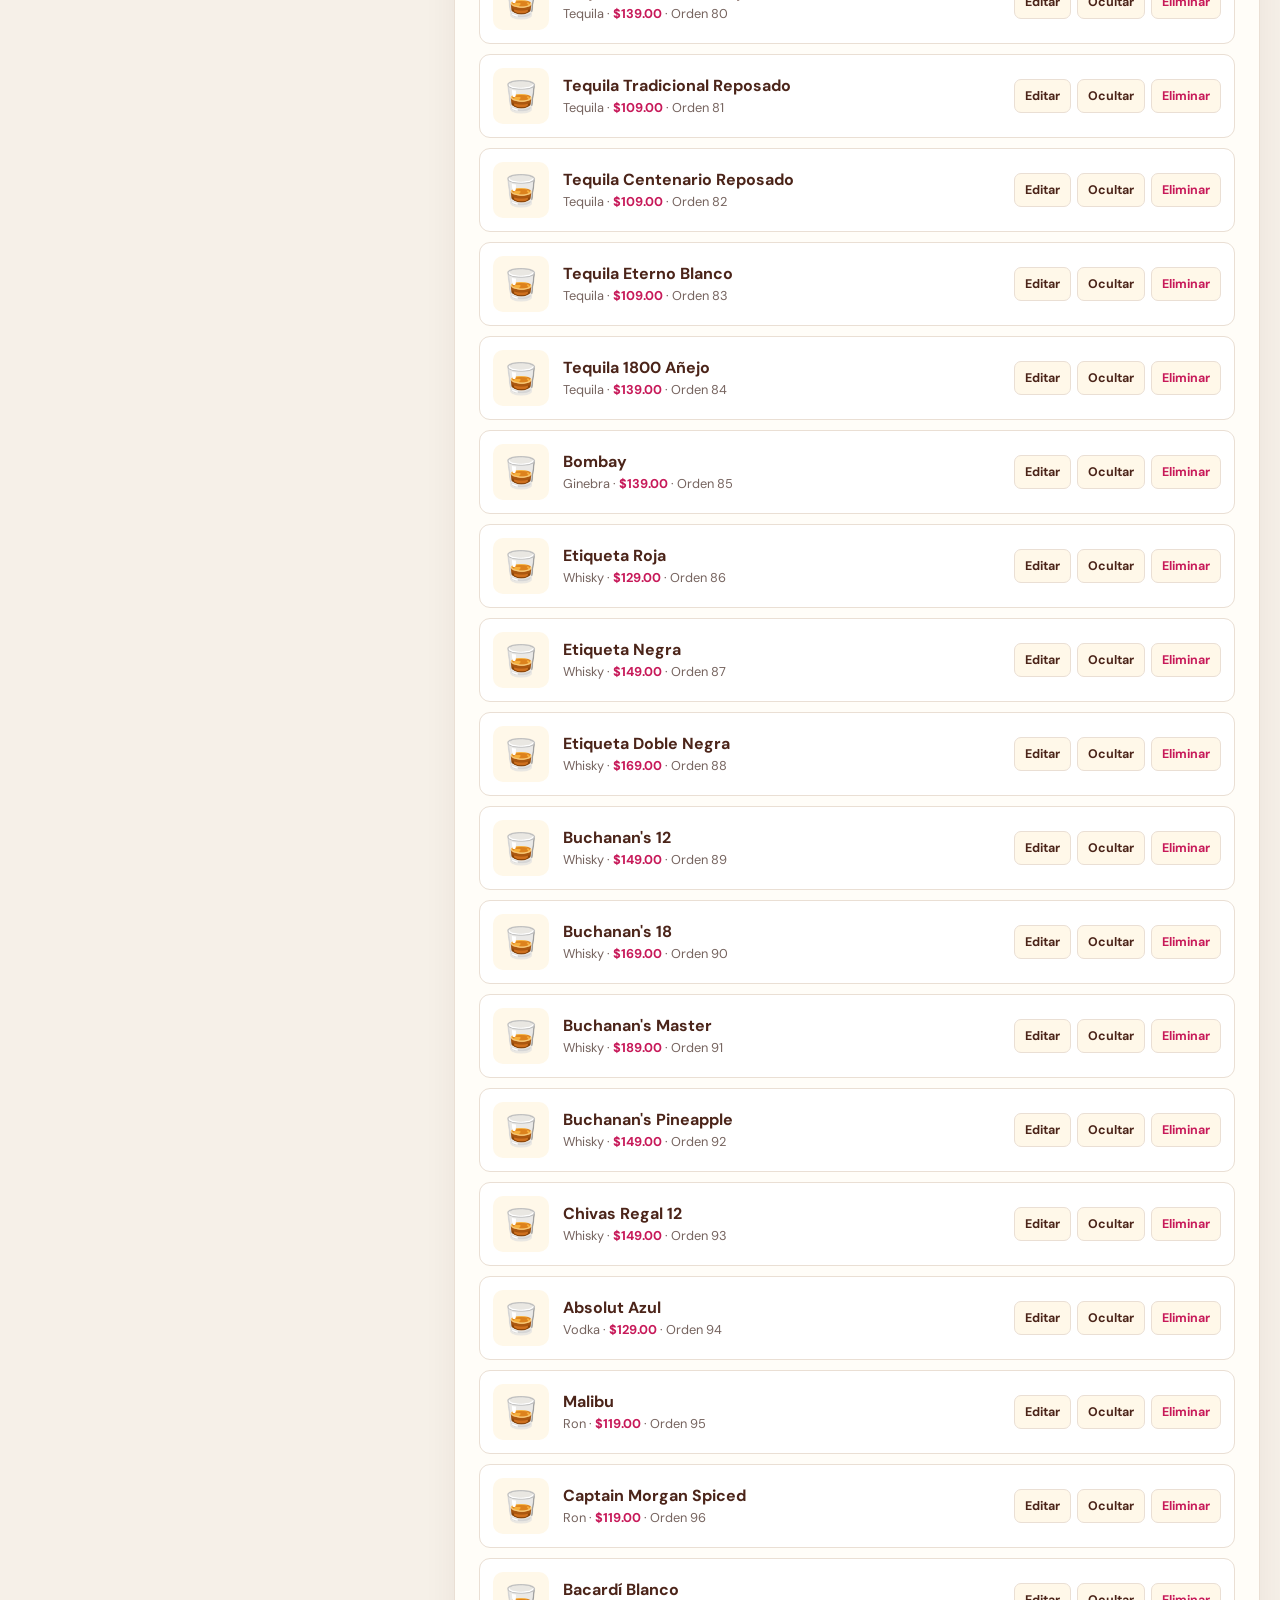
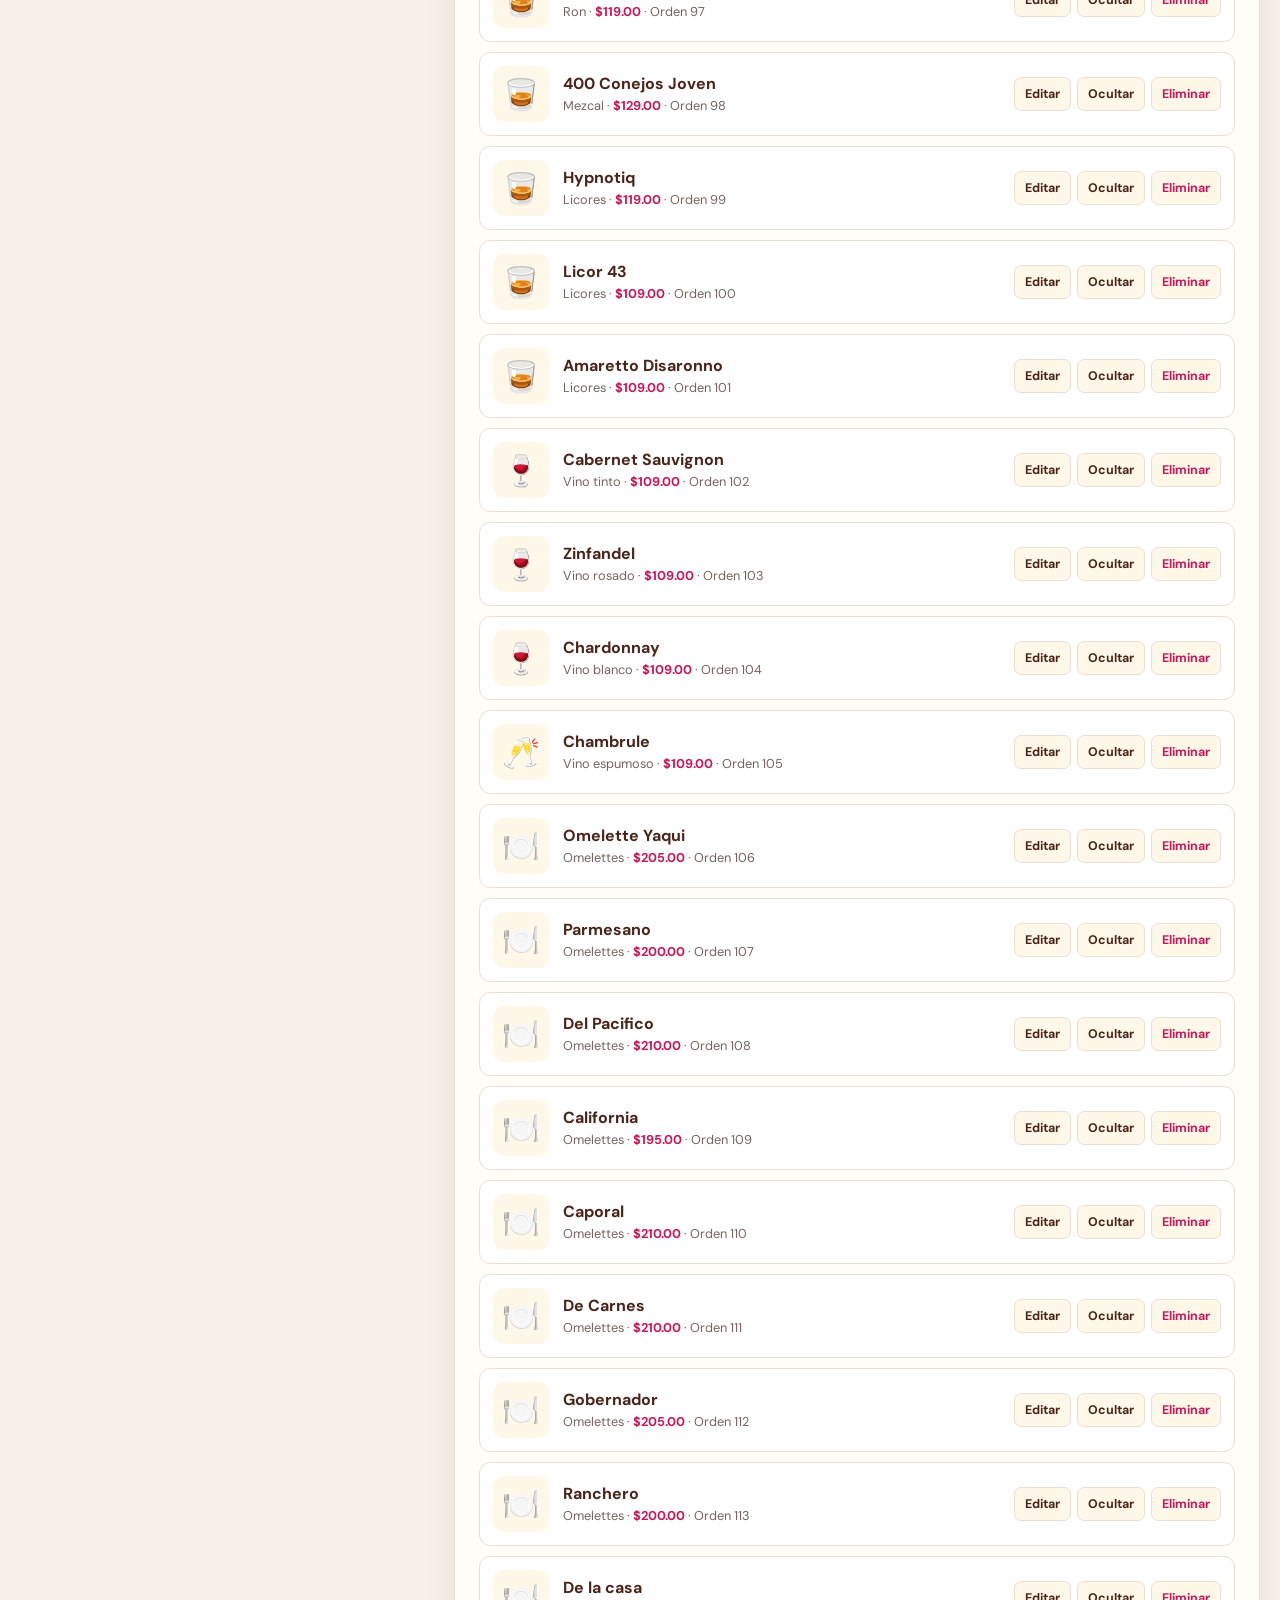
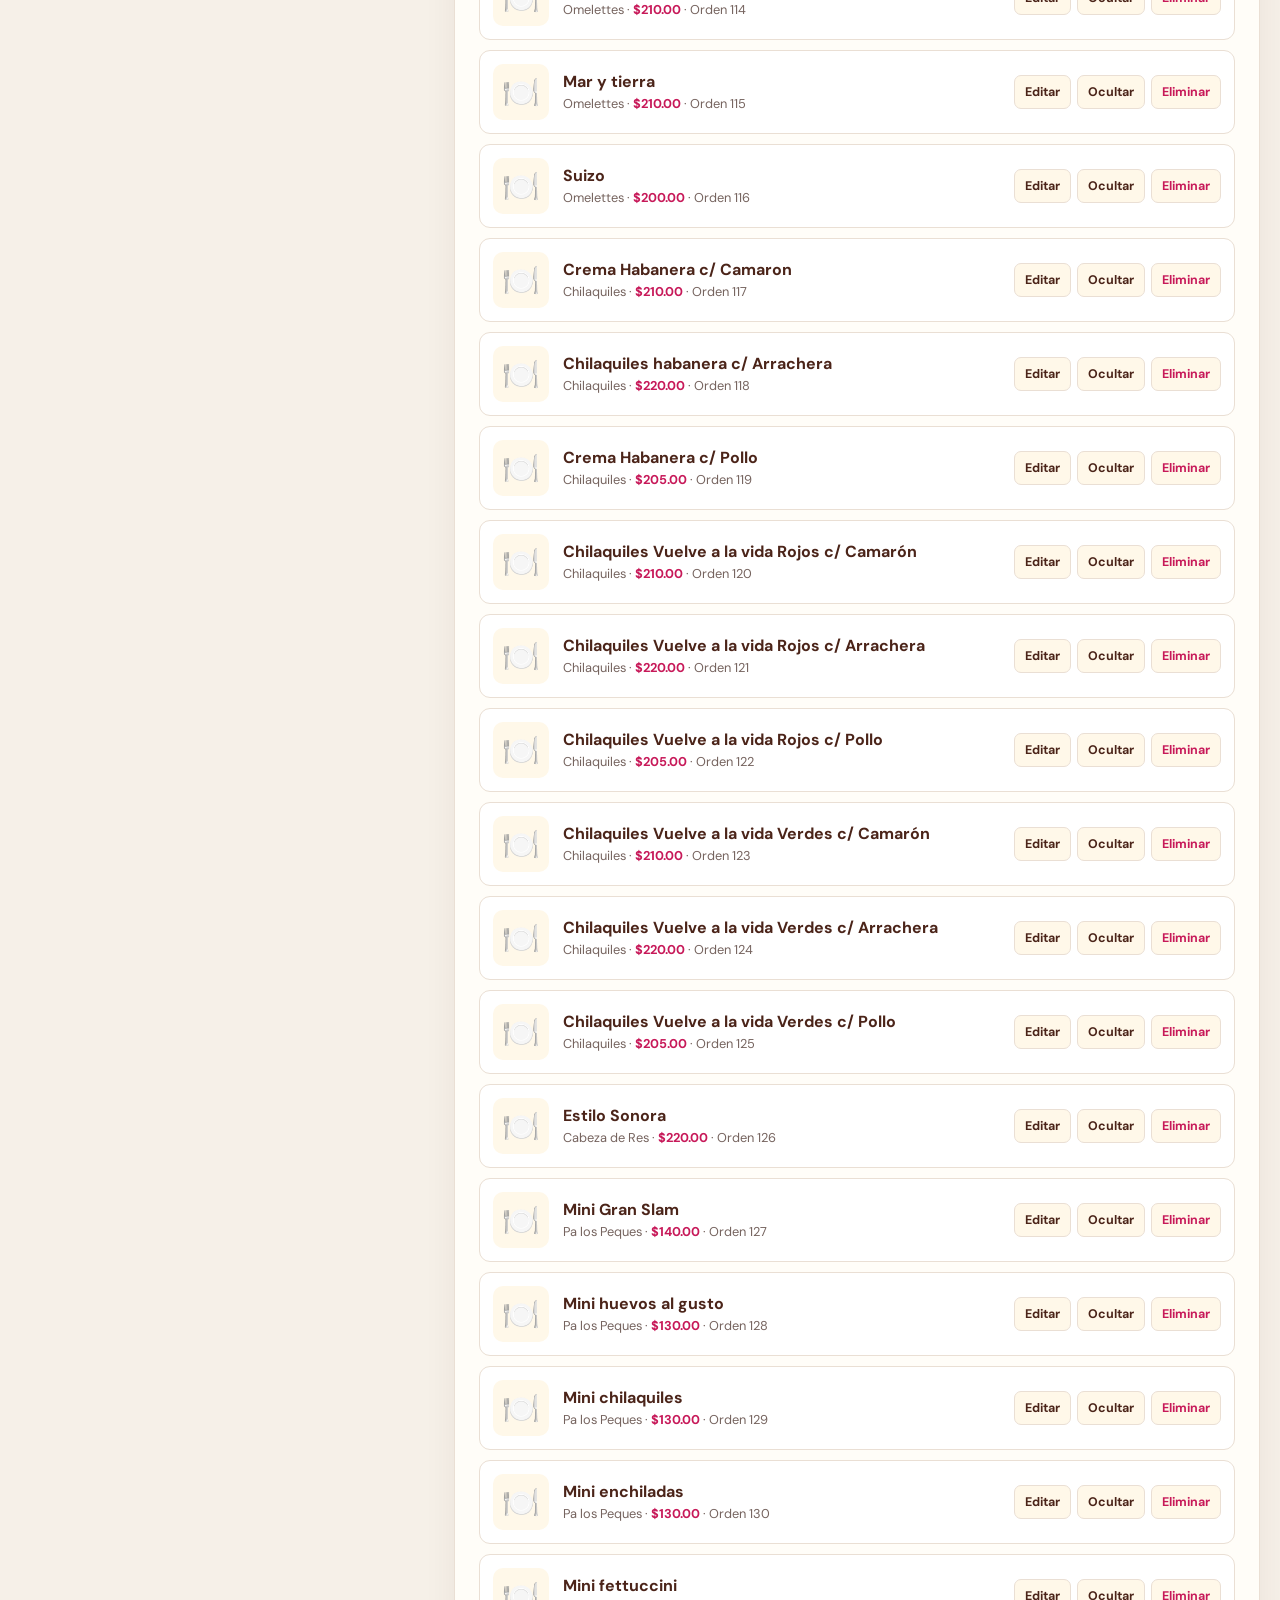
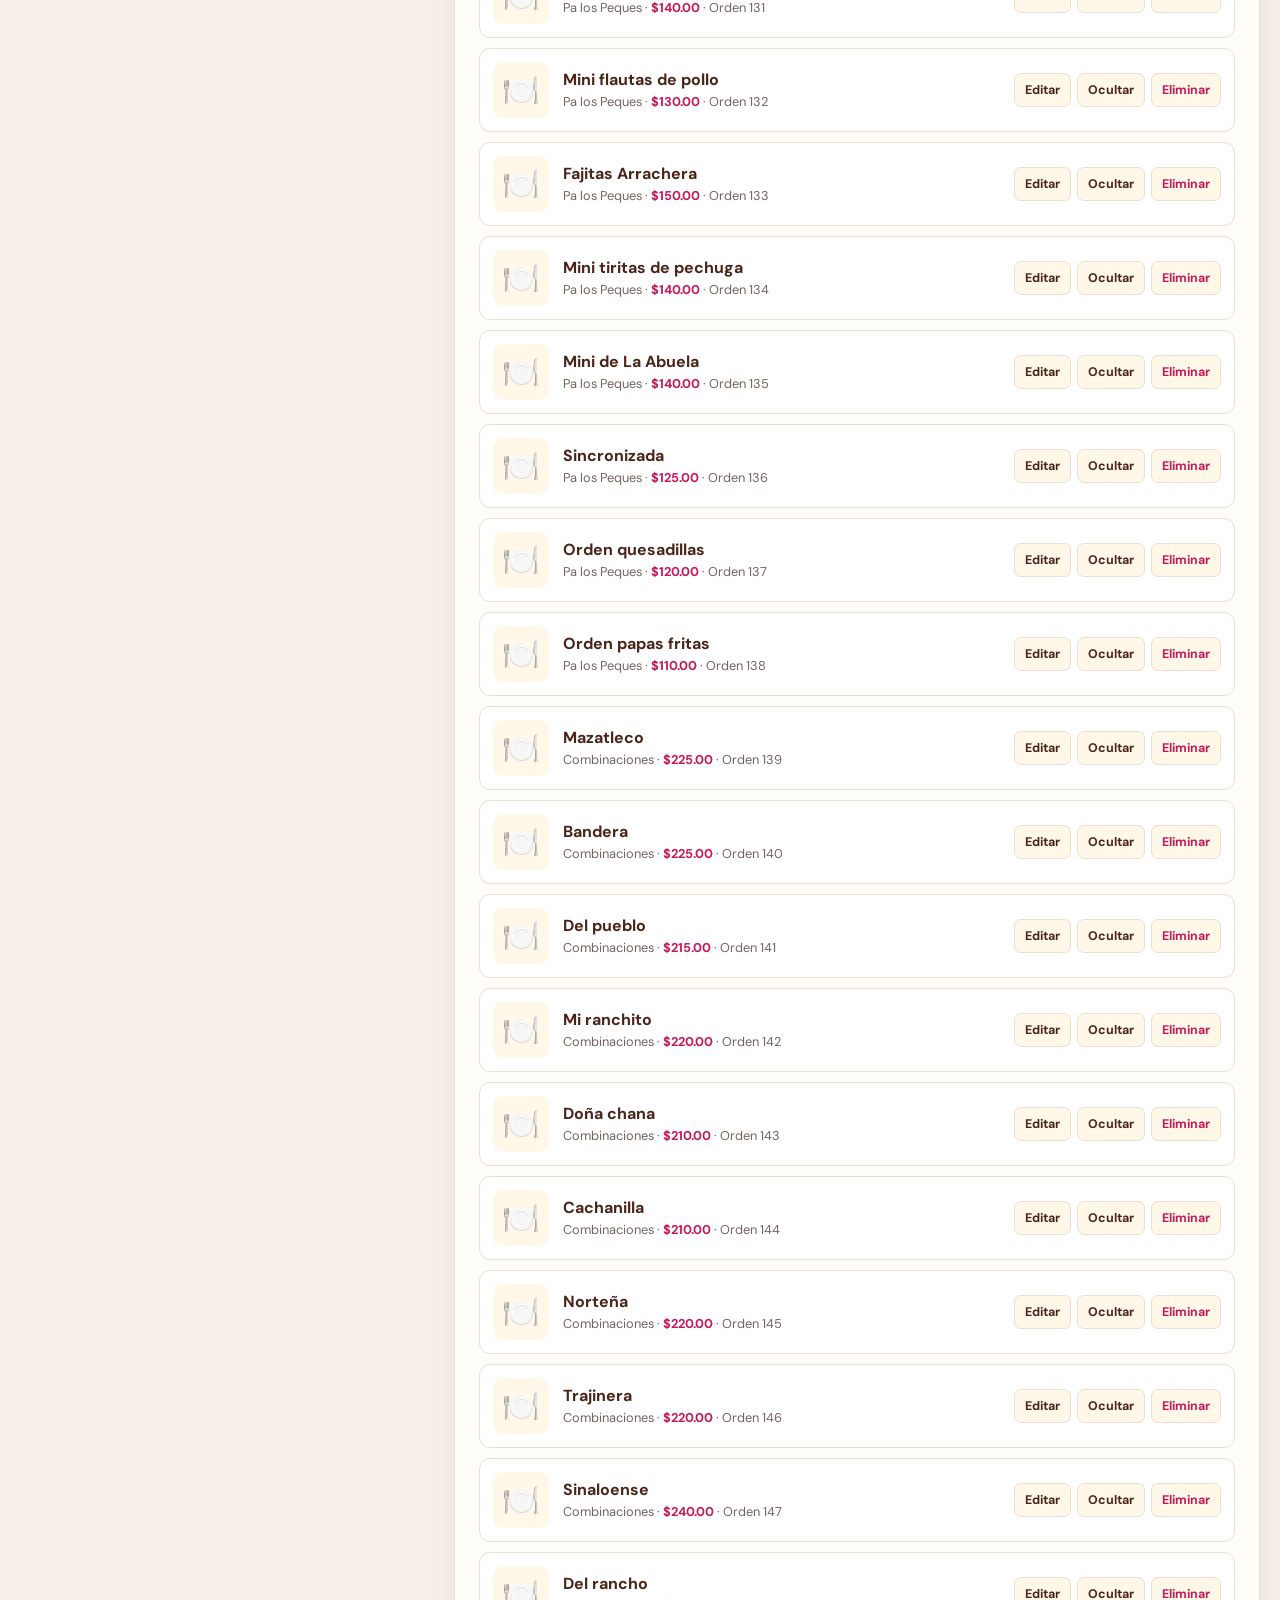
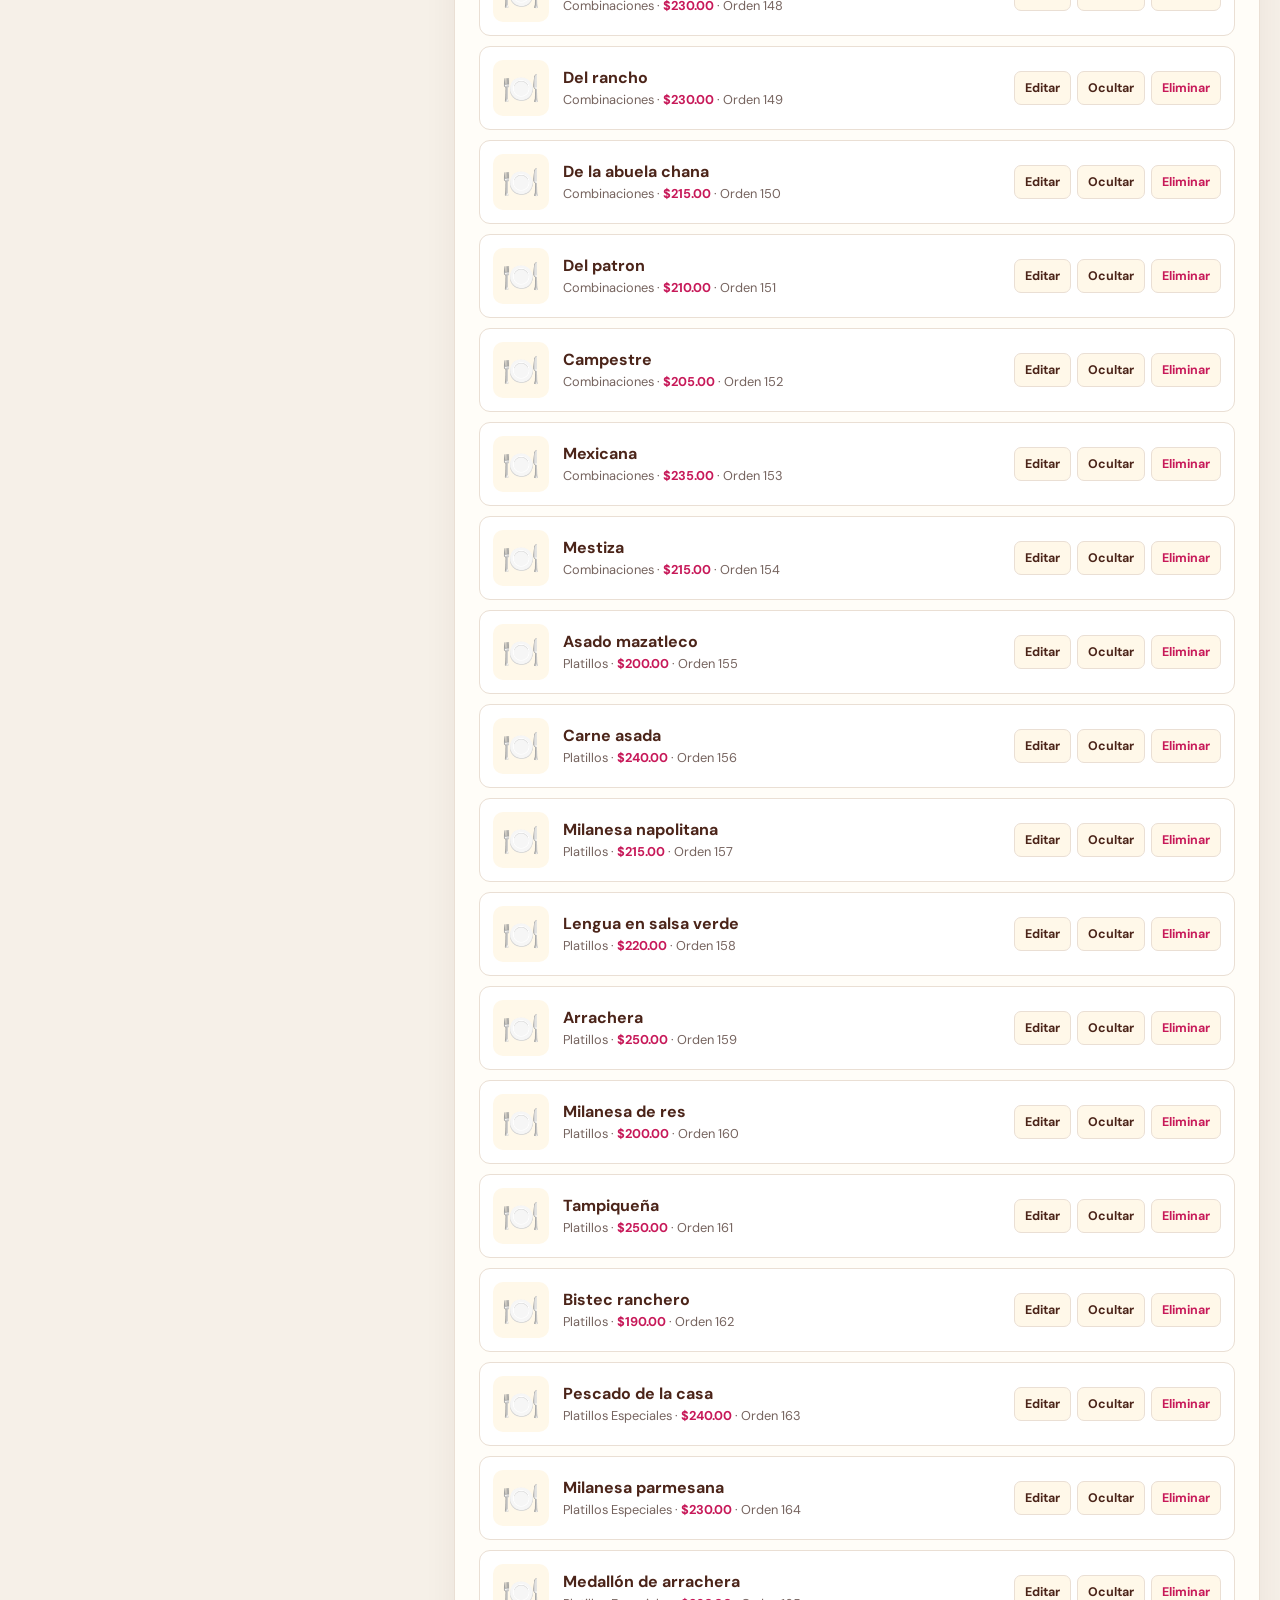
<file: admin.html>
<!doctype html>
<html lang="es">
  <head>
    <meta charset="UTF-8" />
    <meta name="viewport" content="width=device-width, initial-scale=1.0" />
    <meta name="theme-color" content="#c71959" />
    <meta name="robots" content="noindex, nofollow" />
    <title>Administrar menú | Abuela Chana</title>
    <link rel="preconnect" href="https://fonts.googleapis.com" />
    <link rel="preconnect" href="https://fonts.gstatic.com" crossorigin />
    <link
      href="https://fonts.googleapis.com/css2?family=DM+Sans:wght@400;500;600;700;800&family=Fraunces:opsz,wght@9..144,700;9..144,900&display=swap"
      rel="stylesheet"
    />
    <link rel="stylesheet" href="./admin.css" />
  </head>
  <body>
    <header class="admin-header">
      <a href="./index.html" class="admin-brand">
        <img src="./assets/logo-chana.png" alt="Cocina de la Abuela Chana" />
        <span><b>Administrador</b><small>Catálogo del menú</small></span>
      </a>
      <a class="view-menu" href="./index.html">Ver menú público</a>
    </header>

    <main class="admin-shell">
      <section class="intro">
        <div>
          <p class="eyebrow">Editor sin servidor</p>
          <h1>Administra tus platillos</h1>
          <p>
            Los cambios se guardan temporalmente en este navegador. Al terminar,
            descarga el catálogo y reemplaza <code>products.json</code> en GitHub.
          </p>
        </div>
        <div class="intro-actions">
          <button class="button secondary" id="restore-button" type="button">Restaurar catálogo</button>
          <button class="button secondary" id="import-button" type="button">Importar JSON</button>
          <button class="button primary" id="download-button" type="button">Descargar products.json</button>
          <input id="import-file" type="file" accept="application/json,.json" hidden />
        </div>
      </section>

      <section class="workspace">
        <aside class="editor-panel">
          <div class="panel-title">
            <div>
              <p class="eyebrow">Producto</p>
              <h2 id="editor-title">Agregar platillo</h2>
            </div>
            <button id="reset-form" class="text-button" type="button">Limpiar</button>
          </div>

          <form id="product-form">
            <input id="product-id" type="hidden" />
            <label>
              Nombre del platillo *
              <input id="product-name" required maxlength="80" placeholder="Ej. Enchiladas de la casa" />
            </label>
            <div class="field-row">
              <label>
                Categoría *
                <input id="product-category" required list="category-options" placeholder="Ej. Comidas" />
                <datalist id="category-options"></datalist>
              </label>
              <label>
                Precio *
                <input id="product-price" required type="number" min="0" step="0.01" placeholder="0.00" />
              </label>
            </div>
            <div class="field-row">
              <label>
                Emoji
                <input id="product-emoji" maxlength="8" placeholder="🍽️" />
              </label>
              <label>
                Orden
                <input id="product-order" type="number" min="1" step="1" />
              </label>
            </div>
            <label>
              Ruta de fotografía
              <div class="image-picker">
                <input id="product-image" placeholder="./assets/productos/enchiladas.jpg" />
                <button class="browse-button" id="browse-image" type="button">Examinar</button>
              </div>
              <input id="product-image-file" type="file" accept="image/jpeg,image/png,image/webp" hidden />
              <small>Selecciona una imagen JPG, PNG o WebP. Se reducirá automáticamente para incluirla en el catálogo.</small>
              <div class="image-preview" id="image-preview" hidden>
                <img id="image-preview-img" alt="Vista previa del producto" />
                <button id="remove-image" type="button">Quitar imagen</button>
              </div>
            </label>
            <label>
              Descripción *
              <textarea id="product-description" required rows="4" maxlength="220" placeholder="Ingredientes y presentación del platillo"></textarea>
            </label>
            <label class="availability">
              <input id="product-active" type="checkbox" checked />
              Mostrar producto en el menú
            </label>
            <button class="button primary full" type="submit">Guardar producto</button>
          </form>
        </aside>

        <section class="catalog-panel">
          <div class="catalog-toolbar">
            <div>
              <p class="eyebrow">Catálogo actual</p>
              <h2><span id="product-count">0</span> productos</h2>
            </div>
            <div class="catalog-filters">
              <select id="catalog-category-filter" aria-label="Filtrar por categoría">
                <option value="Todos">Todas las categorías</option>
              </select>
              <input id="admin-search" type="search" placeholder="Buscar producto…" />
            </div>
          </div>
          <div class="catalog-list" id="catalog-list"></div>
        </section>
      </section>

      <section class="publish-guide">
        <p class="eyebrow">Cómo publicar los cambios</p>
        <h2>Tres pasos sencillos</h2>
        <ol>
          <li><b>Descarga</b><span>Usa el botón “Descargar products.json”.</span></li>
          <li><b>Reemplaza</b><span>Sube el archivo al repositorio y reemplaza el anterior.</span></li>
          <li><b>Publica</b><span>GitHub Pages actualizará el menú automáticamente.</span></li>
        </ol>
        <p class="security-note">
          Este editor no contiene contraseñas ni acceso directo a GitHub. Por seguridad,
          solamente prepara el archivo que tú decides publicar.
        </p>
      </section>
    </main>

    <div class="admin-toast" id="admin-toast" role="status" aria-live="polite"></div>
    <script src="./catalog-backup.js"></script>
    <script src="./admin.js"></script>
  </body>
</html>
</file>
<file: styles.css>
:root {
  --pink: #c71959;
  --pink-dark: #9f1245;
  --mustard: #e5ad08;
  --mustard-light: #f7d867;
  --brown: #4b2419;
  --brown-soft: #744337;
  --cream: #fff8e9;
  --paper: #fffdf8;
  --green: #5f8a31;
  --ink: #2d1b17;
  --muted: #75635e;
  --line: #eadfd4;
  --shadow: 0 18px 50px rgba(75, 36, 25, 0.12);
}

* { box-sizing: border-box; }
html { scroll-behavior: smooth; }
body {
  margin: 0;
  color: var(--ink);
  background: var(--paper);
  font-family: "DM Sans", sans-serif;
}
button, input, textarea, select { font: inherit; }
button, a { -webkit-tap-highlight-color: transparent; }
a { color: inherit; text-decoration: none; }
.shell { width: min(1180px, calc(100% - 40px)); margin-inline: auto; }

.announcement {
  display: flex;
  justify-content: center;
  align-items: center;
  gap: 9px;
  padding: 9px 20px;
  color: white;
  background: var(--brown);
  font-size: 0.84rem;
  font-weight: 700;
  letter-spacing: 0.02em;
}
.status-dot {
  width: 8px;
  height: 8px;
  border-radius: 99px;
  background: #8bc34a;
  box-shadow: 0 0 0 4px rgba(139, 195, 74, 0.18);
}

.hero {
  position: relative;
  overflow: hidden;
  min-height: 720px;
  color: white;
  background:
    radial-gradient(circle at 86% 18%, rgba(229,173,8,.25), transparent 30%),
    linear-gradient(135deg, var(--pink-dark), var(--pink) 58%, #d82b69);
}
.hero::before {
  position: absolute;
  inset: 0;
  content: "";
  opacity: 0.13;
  background-image: radial-gradient(#fff 1px, transparent 1px);
  background-size: 18px 18px;
}
.topbar {
  position: relative;
  z-index: 3;
  display: flex;
  align-items: center;
  justify-content: space-between;
  padding-block: 24px;
  border-bottom: 1px solid rgba(255,255,255,.2);
}
.brand { display: flex; align-items: center; }
.brand-logo {
  display: block;
  width: 112px;
  height: 112px;
  object-fit: contain;
  border-radius: 50%;
  filter: drop-shadow(0 8px 14px rgba(75, 36, 25, .22));
}
.cart-button {
  display: flex;
  align-items: center;
  gap: 10px;
  padding: 12px 16px;
  color: white;
  border: 1px solid rgba(255,255,255,.45);
  border-radius: 99px;
  background: rgba(255,255,255,.12);
  cursor: pointer;
}
.cart-button b {
  display: grid;
  min-width: 25px;
  height: 25px;
  place-items: center;
  color: var(--brown);
  border-radius: 50%;
  background: var(--mustard);
}
.hero-content {
  position: relative;
  z-index: 2;
  display: grid;
  grid-template-columns: 1.05fr .95fr;
  min-height: 600px;
  align-items: center;
  gap: 70px;
  padding-block: 70px 90px;
}
.eyebrow {
  margin: 0 0 12px;
  color: var(--pink);
  font-size: .78rem;
  font-weight: 800;
  letter-spacing: .15em;
  text-transform: uppercase;
}
.hero .eyebrow { color: var(--mustard-light); }
.hero h1, .section-heading h2, .promise h2, .drawer-header h2 {
  margin: 0;
  font-family: "Fraunces", serif;
}
.hero h1 { max-width: 690px; font-size: clamp(3.25rem, 6.8vw, 6.8rem); line-height: .92; letter-spacing: -.05em; }
.hero h1 span { color: var(--mustard); font-style: italic; }
.hero-text { max-width: 570px; margin: 25px 0 28px; font-size: 1.1rem; line-height: 1.65; opacity: .91; }
.hero-actions { display: flex; flex-wrap: wrap; gap: 12px; }
.button { display: inline-flex; padding: 14px 22px; border-radius: 10px; font-weight: 800; }
.button.primary { color: var(--brown); background: var(--mustard); box-shadow: 0 12px 30px rgba(89,47,0,.2); }
.button.secondary { color: white; border: 1px solid rgba(255,255,255,.55); }
.service-chips { display: flex; flex-wrap: wrap; gap: 18px; margin-top: 30px; font-size: .85rem; font-weight: 600; }
.service-chips span { opacity: .9; }
.hero-art { position: relative; min-height: 480px; }
.sun {
  position: absolute;
  top: 18px;
  right: 15px;
  width: 330px;
  height: 330px;
  border-radius: 50%;
  background: var(--mustard);
  box-shadow: 0 0 0 35px rgba(255,255,255,.09), 0 0 0 70px rgba(255,255,255,.05);
}
.plate {
  position: absolute;
  top: 86px;
  right: 22px;
  display: grid;
  width: 360px;
  height: 360px;
  place-items: center;
  border: 26px solid var(--cream);
  border-radius: 50%;
  background: #f3e7ce;
  box-shadow: 0 30px 50px rgba(73,21,30,.3);
  transform: rotate(-8deg);
}
.food { position: absolute; font-size: 7.5rem; filter: drop-shadow(0 10px 5px rgba(0,0,0,.12)); }
.food-one { left: 22px; transform: rotate(-20deg); }
.food-two { right: 18px; top: 46px; font-size: 6rem; }
.food-three { right: 65px; bottom: 26px; font-size: 6.5rem; }
.decor { position: absolute; color: white; font-size: 4rem; opacity: .7; }
.flower-one { left: -5px; top: 45px; transform: rotate(-14deg); }
.flower-two { right: 10px; bottom: 22px; color: var(--mustard); }
.sazon-card {
  position: absolute;
  bottom: 18px;
  left: 10px;
  padding: 18px 24px;
  color: var(--brown);
  border: 2px solid var(--brown);
  background: var(--cream);
  box-shadow: 8px 8px 0 var(--brown);
  transform: rotate(3deg);
}
.sazon-card b, .sazon-card span { display: block; }
.sazon-card b { font-family: "Fraunces", serif; font-size: 1.15rem; }
.sazon-card span { color: var(--pink); font-weight: 700; }

.menu-section { padding-block: 95px 110px; }
.section-heading { display: flex; align-items: end; justify-content: space-between; gap: 24px; }
.section-heading h2 { color: var(--brown); font-size: clamp(2.6rem, 5vw, 4.3rem); }
.search {
  display: flex;
  width: min(360px, 100%);
  align-items: center;
  gap: 10px;
  padding: 0 14px;
  border: 1px solid var(--line);
  border-radius: 12px;
  background: white;
}
.search span { color: var(--pink); font-size: 1.5rem; }
.search input { width: 100%; padding: 13px 0; border: 0; outline: 0; background: transparent; }
.categories { display: flex; gap: 9px; margin: 34px 0; overflow-x: auto; padding-bottom: 4px; scrollbar-width: none; }
.category-button {
  flex: 0 0 auto;
  padding: 11px 17px;
  color: var(--brown-soft);
  border: 1px solid var(--line);
  border-radius: 99px;
  background: white;
  font-weight: 700;
  cursor: pointer;
}
.category-button.active { color: white; border-color: var(--pink); background: var(--pink); }
.product-grid { display: grid; grid-template-columns: repeat(3, 1fr); gap: 22px; }
.product-card {
  position: relative;
  overflow: hidden;
  border: 1px solid var(--line);
  border-radius: 20px;
  background: white;
  box-shadow: 0 6px 24px rgba(75,36,25,.05);
  transition: transform .2s, box-shadow .2s;
}
.product-card:hover { transform: translateY(-4px); box-shadow: var(--shadow); }
.product-visual {
  display: grid;
  height: 190px;
  place-items: center;
  background:
    radial-gradient(circle at 20% 30%, rgba(255,255,255,.55) 0 5px, transparent 6px),
    linear-gradient(145deg, #f8d86a, #e8af12);
  font-size: 6rem;
}
.product-visual img { width: 100%; height: 100%; object-fit: cover; }
.product-visual span { filter: drop-shadow(0 10px 5px rgba(0,0,0,.12)); }
.product-card:nth-child(3n+2) .product-visual { background: linear-gradient(145deg, #f4cedc, #d9497c); }
.product-card:nth-child(3n+3) .product-visual { background: linear-gradient(145deg, #e4cfb4, #a76d52); }
.product-content { padding: 20px; }
.product-top { display: flex; align-items: start; justify-content: space-between; gap: 12px; }
.product-content h3 { margin: 0; color: var(--brown); font-family: "Fraunces", serif; font-size: 1.3rem; }
.price { color: var(--pink); font-size: 1.08rem; font-weight: 800; white-space: nowrap; }
.product-content p { min-height: 45px; margin: 9px 0 18px; color: var(--muted); font-size: .9rem; line-height: 1.55; }
.add-button {
  width: 100%;
  padding: 12px;
  color: var(--brown);
  border: 0;
  border-radius: 10px;
  background: var(--mustard);
  font-weight: 800;
  cursor: pointer;
}
.add-button:hover { background: #efba18; }
.empty-results { padding: 50px; text-align: center; color: var(--muted); }
.loading-menu { grid-column: 1 / -1; padding: 60px 20px; color: var(--muted); text-align: center; }
.menu-error { grid-column: 1 / -1; display: grid; gap: 6px; padding: 55px 20px; color: var(--muted); text-align: center; }
.menu-error b { color: var(--brown); font-family: "Fraunces", serif; font-size: 1.35rem; }

.promise { padding: 90px 0; color: white; background: var(--brown); }
.promise-grid { display: grid; grid-template-columns: .8fr 1.2fr; gap: 70px; }
.eyebrow.light { color: var(--mustard); }
.promise h2 { font-size: clamp(2.5rem, 5vw, 4.2rem); line-height: 1.04; }
.promise-items { display: grid; grid-template-columns: repeat(3, 1fr); gap: 18px; }
.promise-items article { padding: 22px; border-top: 1px solid rgba(255,255,255,.25); }
.promise-items span { display: block; margin-bottom: 35px; color: var(--mustard); font-family: "Fraunces", serif; font-size: 1.4rem; }
.promise-items b { font-family: "Fraunces", serif; font-size: 1.2rem; }
.promise-items p { color: #d8c9c3; font-size: .9rem; line-height: 1.5; }

footer { padding: 45px 0 110px; color: var(--brown); background: var(--cream); }
.footer-grid { display: flex; justify-content: space-between; gap: 30px; }
.footer-grid strong { font-family: "Fraunces", serif; font-size: 1.4rem; }
.footer-grid p { color: var(--muted); }
.footer-grid a { color: var(--pink); font-weight: 800; }

.floating-cart {
  position: fixed;
  z-index: 20;
  right: 24px;
  bottom: 20px;
  display: none;
  align-items: center;
  gap: 14px;
  min-width: 300px;
  padding: 14px 18px;
  color: white;
  border: 0;
  border-radius: 14px;
  background: var(--pink);
  box-shadow: 0 14px 35px rgba(108,14,51,.32);
  cursor: pointer;
}
.floating-cart.visible { display: flex; }
.floating-cart strong { margin-left: auto; }
.drawer-backdrop { position: fixed; z-index: 30; inset: 0; background: rgba(42,20,15,.55); backdrop-filter: blur(3px); }
.cart-drawer {
  position: fixed;
  z-index: 31;
  top: 0;
  right: 0;
  width: min(520px, 100%);
  height: 100dvh;
  padding: 26px;
  overflow-y: auto;
  background: var(--paper);
  box-shadow: -20px 0 60px rgba(42,20,15,.22);
  transform: translateX(105%);
  transition: transform .25s ease;
}
.cart-drawer.open { transform: translateX(0); }
.drawer-header { display: flex; justify-content: space-between; align-items: start; padding-bottom: 20px; border-bottom: 1px solid var(--line); }
.drawer-header h2 { color: var(--brown); font-size: 2.4rem; }
.icon-button { width: 42px; height: 42px; color: var(--brown); border: 1px solid var(--line); border-radius: 50%; background: white; font-size: 1.6rem; cursor: pointer; }
.cart-items { display: grid; gap: 12px; margin: 20px 0; }
.cart-item { display: grid; grid-template-columns: 1fr auto; gap: 8px; padding: 15px; border: 1px solid var(--line); border-radius: 13px; background: white; }
.cart-item h4 { margin: 0 0 4px; color: var(--brown); }
.cart-item .item-price { color: var(--pink); font-weight: 800; }
.quantity { display: flex; align-items: center; gap: 10px; grid-column: 1 / -1; }
.quantity button { width: 30px; height: 30px; color: var(--brown); border: 1px solid var(--line); border-radius: 50%; background: var(--cream); cursor: pointer; }
.remove-item { margin-left: auto; color: var(--pink); border: 0 !important; background: transparent !important; width: auto !important; font-size: .8rem; font-weight: 700; }
.cart-empty { display: grid; place-items: center; padding: 55px 20px; text-align: center; }
.cart-empty[hidden] { display: none; }
.cart-empty span { font-size: 3rem; }
.cart-empty b { margin-top: 10px; color: var(--brown); }
.cart-empty p { color: var(--muted); }
.order-form { display: none; gap: 14px; padding-top: 15px; border-top: 1px solid var(--line); }
.order-form.visible { display: grid; }
.order-form h3 { margin: 0 0 4px; color: var(--brown); font-family: "Fraunces", serif; font-size: 1.5rem; }
.order-form label, .order-form legend { color: var(--brown); font-size: .88rem; font-weight: 700; }
.order-form input, .order-form textarea, .order-form select {
  width: 100%;
  margin-top: 7px;
  padding: 12px;
  color: var(--ink);
  border: 1px solid var(--line);
  border-radius: 9px;
  background: white;
  outline: none;
}
.order-form input:focus, .order-form textarea:focus, .order-form select:focus { border-color: var(--pink); box-shadow: 0 0 0 3px rgba(199,25,89,.1); }
.order-form small { color: var(--muted); font-weight: 400; }
fieldset { margin: 0; padding: 0; border: 0; }
.choice-grid { display: grid; grid-template-columns: 1fr 1fr; gap: 10px; margin-top: 8px; }
.choice-grid label { display: flex; align-items: center; gap: 7px; padding: 11px; border: 1px solid var(--line); border-radius: 9px; background: white; }
.choice-grid input { width: auto; margin: 0; accent-color: var(--pink); }
.totals { display: grid; gap: 8px; padding: 16px 0; border-block: 1px solid var(--line); }
.totals span { display: flex; justify-content: space-between; color: var(--muted); }
.totals b { color: var(--brown); }
.totals .grand-total { color: var(--brown); font-size: 1.08rem; font-weight: 800; }
.grand-total b { color: var(--pink); font-size: 1.25rem; }
.whatsapp-button { padding: 15px; color: white; border: 0; border-radius: 10px; background: #168c4d; font-weight: 800; cursor: pointer; }
.whatsapp-button span { display: inline-block; margin-right: 6px; padding: 2px 7px; color: #168c4d; border-radius: 99px; background: white; font-size: .72rem; }
.form-hint { margin: -5px 0 0; color: var(--muted); text-align: center; font-size: .78rem; }
.toast { position: fixed; z-index: 60; left: 50%; bottom: 24px; padding: 12px 18px; color: white; border-radius: 99px; background: var(--brown); opacity: 0; pointer-events: none; transform: translate(-50%, 20px); transition: .2s; }
.toast.show { opacity: 1; transform: translate(-50%, 0); }
body.drawer-open { overflow: hidden; }

@media (max-width: 900px) {
  .hero { min-height: auto; }
  .hero-content { grid-template-columns: 1fr; padding-top: 55px; }
  .hero-copy { text-align: center; }
  .hero-text { margin-inline: auto; }
  .hero-actions, .service-chips { justify-content: center; }
  .hero-art { min-height: 420px; width: min(430px, 100%); margin-inline: auto; }
  .product-grid { grid-template-columns: repeat(2, 1fr); }
  .promise-grid { grid-template-columns: 1fr; gap: 45px; }
}

@media (max-width: 620px) {
  .shell { width: min(100% - 28px, 1180px); }
  .announcement { font-size: .73rem; }
  .brand-logo { width: 82px; height: 82px; }
  .cart-button span { display: none; }
  .hero-content { gap: 20px; padding-bottom: 55px; }
  .hero h1 { font-size: clamp(3rem, 16vw, 4.8rem); }
  .hero-text { font-size: 1rem; }
  .hero-art { min-height: 330px; transform: scale(.88); }
  .sun { width: 270px; height: 270px; right: 0; }
  .plate { width: 285px; height: 285px; border-width: 20px; right: 5px; }
  .food { font-size: 5.5rem; }
  .food-two, .food-three { font-size: 4.5rem; }
  .sazon-card { bottom: 0; }
  .menu-section { padding-block: 70px; }
  .section-heading { align-items: stretch; flex-direction: column; }
  .product-grid { grid-template-columns: 1fr; }
  .product-visual { height: 165px; }
  .promise { padding: 70px 0; }
  .promise-items { grid-template-columns: 1fr; }
  .promise-items article { display: grid; grid-template-columns: 45px 1fr; }
  .promise-items span { grid-row: 1 / 3; margin: 0; }
  .promise-items p { margin-bottom: 0; }
  .footer-grid { flex-direction: column; }
  .floating-cart { right: 12px; bottom: 12px; left: 12px; width: calc(100% - 24px); min-width: 0; }
  .cart-drawer { padding: 20px 16px 100px; }
}
</file>
<file: admin.css>
:root {
  --pink: #c71959;
  --pink-dark: #9f1245;
  --mustard: #e5ad08;
  --brown: #4b2419;
  --cream: #fff8e9;
  --paper: #fffdf8;
  --ink: #2d1b17;
  --muted: #75635e;
  --line: #eadfd4;
}

* { box-sizing: border-box; }
body { margin: 0; color: var(--ink); background: #f6f0e8; font-family: "DM Sans", sans-serif; }
button, input, textarea, select { font: inherit; }
a { color: inherit; text-decoration: none; }
.admin-header {
  position: sticky;
  z-index: 10;
  top: 0;
  display: flex;
  align-items: center;
  justify-content: space-between;
  padding: 14px max(24px, calc((100vw - 1240px) / 2));
  color: white;
  background: var(--pink);
  box-shadow: 0 8px 24px rgba(75,36,25,.12);
}
.admin-brand { display: flex; align-items: center; gap: 12px; }
.admin-brand img { width: 66px; height: 66px; object-fit: contain; border-radius: 50%; background: white; }
.admin-brand b, .admin-brand small { display: block; }
.admin-brand b { font-family: "Fraunces", serif; font-size: 1.3rem; }
.admin-brand small { opacity: .8; }
.view-menu { padding: 10px 15px; border: 1px solid rgba(255,255,255,.45); border-radius: 99px; font-weight: 700; }
.admin-shell { width: min(1240px, calc(100% - 36px)); margin: 0 auto; padding: 48px 0 80px; }
.eyebrow { margin: 0 0 8px; color: var(--pink); font-size: .73rem; font-weight: 800; letter-spacing: .14em; text-transform: uppercase; }
.intro { display: flex; align-items: end; justify-content: space-between; gap: 35px; margin-bottom: 35px; }
.intro h1, .panel-title h2, .catalog-toolbar h2, .publish-guide h2 { margin: 0; color: var(--brown); font-family: "Fraunces", serif; }
.intro h1 { font-size: clamp(2.6rem, 5vw, 4.6rem); line-height: 1; }
.intro p:not(.eyebrow) { max-width: 690px; color: var(--muted); line-height: 1.6; }
code { padding: 2px 6px; color: var(--pink-dark); border-radius: 4px; background: #f4dce5; }
.intro-actions { display: flex; flex-wrap: wrap; justify-content: end; gap: 10px; }
.button { padding: 12px 17px; border: 1px solid transparent; border-radius: 9px; font-weight: 800; cursor: pointer; }
.button.primary { color: var(--brown); background: var(--mustard); }
.button.secondary { color: var(--pink); border-color: var(--pink); background: transparent; }
.button.full { width: 100%; margin-top: 5px; }
.workspace { display: grid; grid-template-columns: 410px 1fr; align-items: start; gap: 24px; }
.editor-panel, .catalog-panel, .publish-guide { border: 1px solid var(--line); border-radius: 18px; background: var(--paper); box-shadow: 0 10px 35px rgba(75,36,25,.06); }
.editor-panel { position: sticky; top: 115px; padding: 24px; }
.panel-title, .catalog-toolbar { display: flex; align-items: start; justify-content: space-between; gap: 18px; }
.panel-title h2, .catalog-toolbar h2 { font-size: 1.75rem; }
.text-button { padding: 5px; color: var(--pink); border: 0; background: transparent; font-weight: 700; cursor: pointer; }
#product-form { display: grid; gap: 14px; margin-top: 22px; }
#product-form label { color: var(--brown); font-size: .83rem; font-weight: 700; }
#product-form input, #product-form textarea, #admin-search {
  width: 100%;
  margin-top: 6px;
  padding: 11px 12px;
  color: var(--ink);
  border: 1px solid var(--line);
  border-radius: 8px;
  background: white;
  outline: none;
}
#product-form input:focus, #product-form textarea:focus, #admin-search:focus {
  border-color: var(--pink);
  box-shadow: 0 0 0 3px rgba(199,25,89,.1);
}
#product-form small { display: block; margin-top: 5px; color: var(--muted); font-weight: 400; line-height: 1.4; }
.image-picker { display: grid; grid-template-columns: 1fr auto; gap: 8px; align-items: end; }
.browse-button { padding: 11px 14px; color: white; border: 0; border-radius: 8px; background: var(--pink); font-weight: 800; cursor: pointer; }
.image-preview { position: relative; margin-top: 10px; overflow: hidden; border: 1px solid var(--line); border-radius: 10px; background: var(--cream); }
.image-preview img { display: block; width: 100%; height: 180px; object-fit: cover; }
.image-preview button { position: absolute; right: 8px; bottom: 8px; padding: 7px 10px; color: white; border: 0; border-radius: 7px; background: rgba(75,36,25,.88); font-size: .76rem; font-weight: 800; cursor: pointer; }
.field-row { display: grid; grid-template-columns: 1.5fr .8fr; gap: 10px; }
.availability { display: flex; align-items: center; gap: 9px; padding: 10px; border-radius: 8px; background: var(--cream); }
.availability input { width: auto !important; margin: 0 !important; accent-color: var(--pink); }
.catalog-panel { min-height: 650px; padding: 24px; }
.catalog-toolbar { align-items: center; padding-bottom: 20px; border-bottom: 1px solid var(--line); }
.catalog-filters { display: flex; gap: 9px; align-items: center; }
#admin-search, #catalog-category-filter { margin: 0; padding: 11px 12px; border: 1px solid var(--line); border-radius: 8px; background: white; outline: none; }
#admin-search { width: 220px; }
#catalog-category-filter { width: 205px; color: var(--brown); }
#catalog-category-filter:focus { border-color: var(--pink); box-shadow: 0 0 0 3px rgba(199,25,89,.1); }
.catalog-list { display: grid; gap: 10px; margin-top: 18px; }
.admin-product {
  display: grid;
  grid-template-columns: 56px 1fr auto;
  align-items: center;
  gap: 14px;
  padding: 13px;
  border: 1px solid var(--line);
  border-radius: 11px;
  background: white;
}
.admin-product.inactive { opacity: .58; background: #f4f0eb; }
.product-symbol { display: grid; width: 56px; height: 56px; place-items: center; overflow: hidden; border-radius: 10px; background: var(--cream); font-size: 1.9rem; }
.product-symbol img { width: 100%; height: 100%; object-fit: cover; }
.product-data b { display: block; color: var(--brown); }
.product-data span { color: var(--muted); font-size: .8rem; }
.product-data strong { color: var(--pink); }
.product-actions { display: flex; gap: 6px; }
.product-actions button { padding: 8px 10px; color: var(--brown); border: 1px solid var(--line); border-radius: 7px; background: var(--cream); font-size: .78rem; font-weight: 700; cursor: pointer; }
.product-actions .delete { color: var(--pink); }
.catalog-empty { padding: 70px 20px; color: var(--muted); text-align: center; }
.publish-guide { margin-top: 25px; padding: 30px; }
.publish-guide h2 { font-size: 2rem; }
.publish-guide ol { display: grid; grid-template-columns: repeat(3, 1fr); gap: 15px; margin: 24px 0; padding: 0; list-style: none; counter-reset: guide; }
.publish-guide li { position: relative; padding: 20px 18px 20px 58px; border-radius: 10px; background: var(--cream); counter-increment: guide; }
.publish-guide li::before { position: absolute; left: 18px; content: counter(guide); color: var(--pink); font-family: "Fraunces", serif; font-size: 1.5rem; }
.publish-guide li b, .publish-guide li span { display: block; }
.publish-guide li span { margin-top: 4px; color: var(--muted); font-size: .85rem; line-height: 1.4; }
.security-note { margin: 0; padding-top: 18px; color: var(--muted); border-top: 1px solid var(--line); font-size: .84rem; }
.admin-toast { position: fixed; z-index: 20; right: 24px; bottom: 24px; padding: 12px 18px; color: white; border-radius: 99px; background: var(--brown); opacity: 0; transform: translateY(15px); transition: .2s; pointer-events: none; }
.admin-toast.show { opacity: 1; transform: translateY(0); }

@media (max-width: 920px) {
  .intro { align-items: stretch; flex-direction: column; }
  .intro-actions { justify-content: start; }
  .workspace { grid-template-columns: 1fr; }
  .editor-panel { position: static; }
}
@media (max-width: 620px) {
  .admin-header { padding: 9px 14px; }
  .admin-brand img { width: 50px; height: 50px; }
  .admin-brand b { font-size: 1rem; }
  .view-menu { font-size: .78rem; }
  .admin-shell { width: min(100% - 24px, 1240px); padding-top: 32px; }
  .intro-actions, .intro-actions .button { width: 100%; }
  .field-row { grid-template-columns: 1fr; }
  .catalog-toolbar { align-items: stretch; flex-direction: column; }
  .catalog-filters { align-items: stretch; flex-direction: column; }
  #admin-search, #catalog-category-filter { width: 100%; }
  .admin-product { grid-template-columns: 48px 1fr; }
  .product-symbol { width: 48px; height: 48px; }
  .product-actions { grid-column: 1 / -1; }
  .product-actions button { flex: 1; }
  .publish-guide ol { grid-template-columns: 1fr; }
}
</file>
